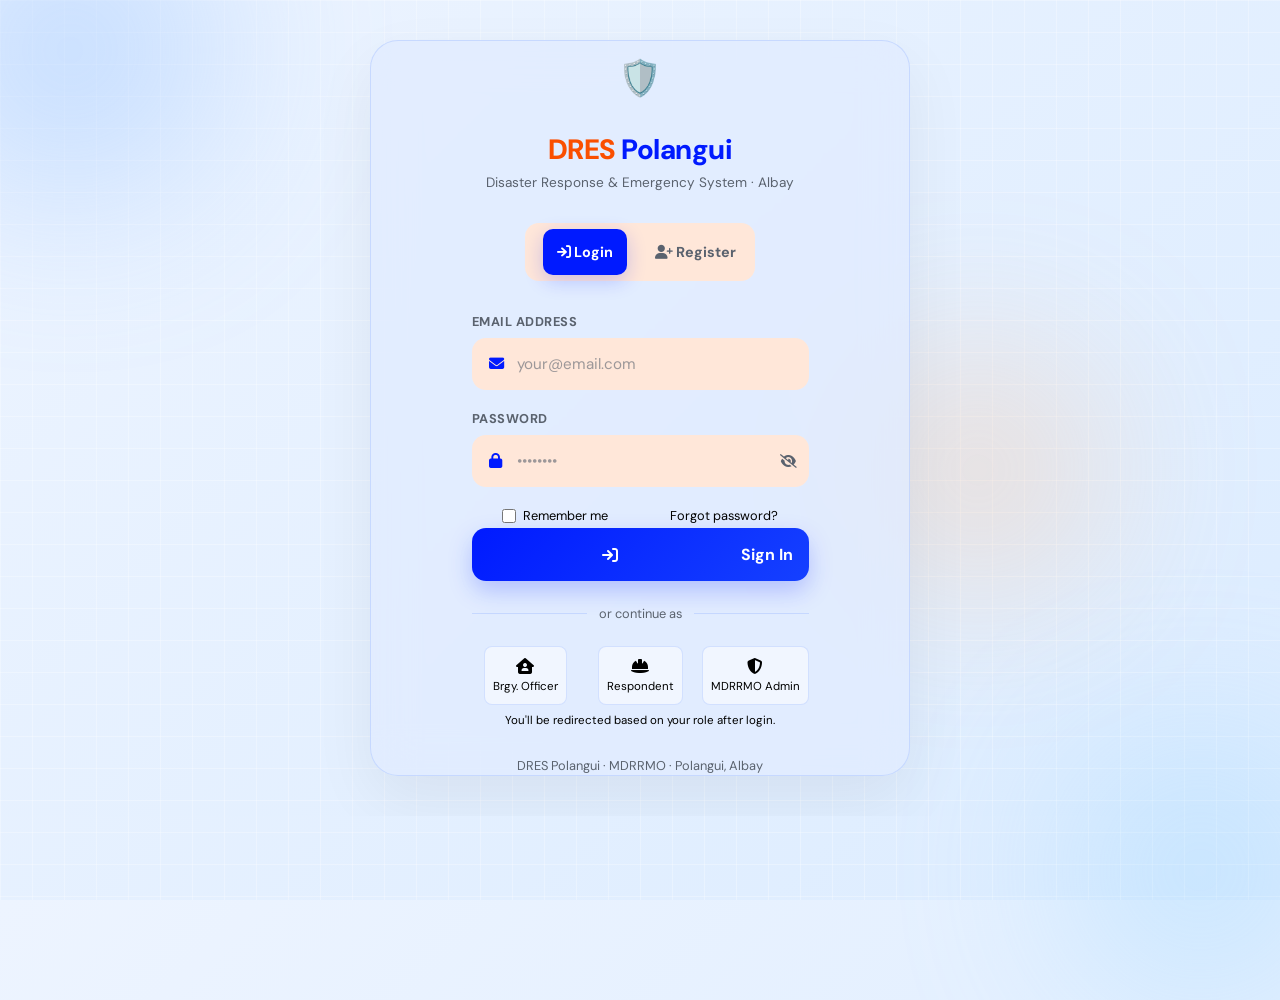
<file: frontend/index.html>
<!doctype html>
<html lang="en">
  <head>
    <meta charset="UTF-8" />
    <meta
      name="viewport"
      content="width=device-width,initial-scale=1,maximum-scale=1,user-scalable=no"
    />
    <title>DRES Polangui — Access Portal</title>
    <link rel="preconnect" href="https://fonts.googleapis.com" />
    <link
      href="https://fonts.googleapis.com/css2?family=Syne:wght@400;500;600;700;800&family=DM+Sans:ital,opsz,wght@0,9..40,300;0,9..40,400;0,9..40,500;0,9..40,600;1,9..40,400&display=swap"
      rel="stylesheet"
    />
    <link
      rel="stylesheet"
      href="https://cdnjs.cloudflare.com/ajax/libs/font-awesome/6.5.0/css/all.min.css"
    />
    <link rel="stylesheet" href="style.css" />
  </head>
  <body>
    <div class="bg">
      <div class="bg-grid"></div>
      <div class="bg-orb orb1"></div>
      <div class="bg-orb orb2"></div>
      <div class="bg-orb orb3"></div>
    </div>

    <div class="card">
      <div class="logo-block">
        <div class="logo-seal">🛡️</div>
        <div class="logo-title">DRES <span>Polangui</span></div>
        <div class="logo-sub">Disaster Response & Emergency System · Albay</div>
      </div>

      <!-- TABS -->
      <div class="tabs">
        <button class="tab-btn active" onclick="switchTab('login')">
          <i class="fa-solid fa-arrow-right-to-bracket"></i> Login
        </button>
        <button class="tab-btn" onclick="switchTab('register')">
          <i class="fa-solid fa-user-plus"></i> Register
        </button>
      </div>

      <!-- ALERT -->
      <div class="alert" id="authAlert"></div>

      <!-- ═══════════════════ LOGIN PANEL ═══════════════════ -->
      <div class="panel active" id="panel-login">
        <div class="form-group">
          <label class="form-label">Email Address</label>
          <div class="input-wrap">
            <i class="fa-solid fa-envelope fi"></i>
            <input
              class="form-input"
              id="loginEmail"
              type="email"
              placeholder="your@email.com"
            />
          </div>
        </div>
        <div class="form-group">
          <label class="form-label">Password</label>
          <div class="pw-wrap">
            <div class="input-wrap">
              <i class="fa-solid fa-lock fi"></i>
              <input
                class="form-input"
                id="loginPassword"
                type="password"
                placeholder="••••••••"
                style="padding-right: 2.5rem"
                onkeypress="if (event.key === 'Enter') doLogin();"
              />
            </div>
            <button
              class="pw-eye"
              style="
                right: 0.7rem;
                top: 50%;
                transform: translateY(-50%);
                position: absolute;
              "
              onclick="togglePw('loginPassword', this)"
            >
              <i class="fa-solid fa-eye-slash"></i>
            </button>
          </div>
        </div>

        <div
          style="
            display: flex;
            justify-content: space-between;
            align-items: center;
            margin-bottom: 0.25rem;
          "
        >
          <label
            style="
              display: flex;
              align-items: center;
              gap: 0.45rem;
              cursor: pointer;
              font-size: 0.8rem;
              color: var(--text2);
            "
          >
            <input
              type="checkbox"
              id="rememberMe"
              style="accent-color: var(--blue2); width: 14px; height: 14px"
            />
            Remember me
          </label>
          <a
            href="#"
            style="
              font-size: 0.8rem;
              color: var(--blue-lt);
              text-decoration: none;
            "
            onclick="showForgotPw(event)"
            >Forgot password?</a
          >
        </div>
        <button class="submit-btn blue" id="loginBtn" onclick="doLogin()">
          <i class="fa-solid fa-arrow-right-to-bracket"></i> Sign In
        </button>

        <div class="divider">or continue as</div>

        <!-- Quick role login hints -->
        <div
          style="
            display: grid;
            grid-template-columns: 1fr 1fr 1fr;
            gap: 0.5rem;
            margin-bottom: 0.25rem;
          "
        >
          <div
            style="
              text-align: center;
              padding: 0.65rem 0.5rem;
              border-radius: 8px;
              border: 1px solid var(--border);
              background: var(--glass);
              font-size: 0.72rem;
              color: var(--blue-lt);
            "
          >
            <i
              class="fa-solid fa-house-user"
              style="display: block; font-size: 1rem; margin-bottom: 0.3rem"
            ></i>
            Brgy. Officer
          </div>
          <div
            style="
              text-align: center;
              padding: 0.65rem 0.5rem;
              border-radius: 8px;
              border: 1px solid var(--border);
              background: var(--glass);
              font-size: 0.72rem;
              color: var(--green);
            "
          >
            <i
              class="fa-solid fa-helmet-safety"
              style="display: block; font-size: 1rem; margin-bottom: 0.3rem"
            ></i>
            Respondent
          </div>
          <div
            style="
              text-align: center;
              padding: 0.65rem 0.5rem;
              border-radius: 8px;
              border: 1px solid var(--border);
              background: var(--glass);
              font-size: 0.72rem;
              color: var(--gold);
            "
          >
            <i
              class="fa-solid fa-shield-halved"
              style="display: block; font-size: 1rem; margin-bottom: 0.3rem"
            ></i>
            MDRRMO Admin
          </div>
        </div>
        <p
          style="
            text-align: center;
            font-size: 0.72rem;
            color: var(--text3);
            margin-top: 0.5rem;
          "
        >
          You'll be redirected based on your role after login.
        </p>
      </div>

      <!-- ═══════════════════ REGISTER PANEL ═══════════════════ -->
      <div class="panel" id="panel-register">
        <!-- STEP 1: Choose Role -->
        <div class="step active" id="reg-step1">
          <div class="role-selector-head">
            <div class="rsh-title">Select Your Account Type</div>
            <div class="rsh-sub">
              Choose the role that matches your position
            </div>
          </div>

          <div class="role-cards">
            <!-- Barangay Officer -->
            <div
              class="role-card brgy"
              id="rc-brgy"
              onclick="selectRole('brgy')"
            >
              <div class="rc-icon brgy">
                <i class="fa-solid fa-house-user"></i>
              </div>
              <div class="rc-info">
                <div class="rc-name">Barangay Officer / Personnel</div>
                <div class="rc-desc">
                  Designated disaster response officer in a barangay. Files
                  incident reports to MDRRMO.
                </div>
              </div>
              <span class="rc-badge brgy">BRGY</span>
              <div class="rc-check"><i class="fa-solid fa-check"></i></div>
            </div>

            <!-- Respondent -->
            <div
              class="role-card resp"
              id="rc-resp"
              onclick="selectRole('resp')"
            >
              <div class="rc-icon resp">
                <i class="fa-solid fa-helmet-safety"></i>
              </div>
              <div class="rc-info">
                <div class="rc-name">Respondent / Field Personnel</div>
                <div class="rc-desc">
                  MDRRMO field responder. Receives dispatched reports, updates
                  status on the ground.
                </div>
              </div>
              <span class="rc-badge resp">RESP</span>
              <div class="rc-check"><i class="fa-solid fa-check"></i></div>
            </div>

            <!-- Admin -->
            <div
              class="role-card admin"
              id="rc-admin"
              onclick="selectRole('admin')"
            >
              <div class="rc-icon admin">
                <i class="fa-solid fa-shield-halved"></i>
              </div>
              <div class="rc-info">
                <div class="rc-name">MDRRMO Administrator</div>
                <div class="rc-desc">
                  MDRRMO office administrator. Manages all reports, dispatches,
                  and system oversight.
                </div>
              </div>
              <span class="rc-badge admin">ADMIN</span>
              <div class="rc-check"><i class="fa-solid fa-check"></i></div>
            </div>
          </div>

          <div class="admin-note" id="adminNote">
            <i
              class="fa-solid fa-triangle-exclamation"
              style="flex-shrink: 0; margin-top: 0.1rem"
            ></i>
            <span
              >Admin accounts require verification by MDRRMO Polangui. You'll
              receive a confirmation before access is granted.</span
            >
          </div>

          <button
            class="submit-btn blue"
            id="step1Btn"
            onclick="goStep2()"
            style="margin-top: 1rem"
          >
            Continue <i class="fa-solid fa-arrow-right"></i>
          </button>
        </div>

        <!-- STEP 2: Fill Details -->
        <div class="step" id="reg-step2">
          <!-- Role indicator pill -->
          <div class="role-indicator" id="roleIndicator">
            <i class="fa-solid fa-circle-dot"></i>
            <span id="roleIndicatorText">—</span>
            <button class="change-role-btn" onclick="goBackStep1()">
              Change role
            </button>
          </div>

          <!-- BRGY FIELDS -->
          <div id="fields-brgy" style="display: none">
            <div class="form-group">
              <label class="form-label"
                >Full Name <span class="req">*</span></label
              >
              <div class="input-wrap">
                <i class="fa-solid fa-user fi"></i>
                <input
                  class="form-input"
                  id="brgy-name"
                  type="text"
                  placeholder="Juan dela Cruz"
                />
              </div>
            </div>
            <div class="form-row-2">
              <div class="form-group">
                <label class="form-label"
                  >Position <span class="req">*</span></label
                >
                <select
                  class="form-select"
                  id="brgy-position"
                  style="padding-left: 0.85rem"
                >
                  <option value="">— Select —</option>
                  <option>Barangay Captain</option>
                  <option>Barangay Kagawad</option>
                  <option>BDRRMC Coordinator</option>
                  <option>Barangay Tanod</option>
                  <option>BHW / Health Worker</option>
                  <option>Evacuation Manager</option>
                  <option>Damage Assessment Officer</option>
                  <option>Other Personnel</option>
                </select>
              </div>
              <div class="form-group">
                <label class="form-label"
                  >Barangay <span class="req">*</span></label
                >
                <select
                  class="form-select"
                  id="brgy-barangay"
                  style="padding-left: 0.85rem"
                >
                  <option value="">— Select —</option>
                  <option>Agos</option>
                  <option>Alnay</option>
                  <option>Alomon</option>
                  <option>Amoguis</option>
                  <option>Anopol</option>
                  <option>Apad</option>
                  <option>Balaba</option>
                  <option>Balangibang</option>
                  <option>Balinad</option>
                  <option>Basud</option>
                  <option>Binagbangan</option>
                  <option>Buyo</option>
                  <option>Centro Occidental</option>
                  <option>Centro Oriental</option>
                  <option>Cepres</option>
                  <option>Cotmon</option>
                  <option>Cotnogan</option>
                  <option>Danao</option>
                  <option>Gabon</option>
                  <option>Gamot</option>
                  <option>Itaran</option>
                  <option>Kinale</option>
                  <option>Kinuartilan</option>
                  <option>La Medalla</option>
                  <option>La Purisima</option>
                  <option>Lanigay</option>
                  <option>Lidong</option>
                  <option>Lourdes</option>
                  <option>Magpanambo</option>
                  <option>Magurang</option>
                  <option>Matacon</option>
                  <option>Maynaga</option>
                  <option>Maysua</option>
                  <option>Mendez</option>
                  <option>Napo</option>
                  <option>Pinagdapugan</option>
                  <option>Ponso</option>
                  <option>Salvacion</option>
                  <option>San Roque</option>
                  <option>Santa Cruz</option>
                  <option>Santa Teresita</option>
                  <option>Santicon</option>
                  <option>Sugcad</option>
                  <option>Ubaliw</option>
                </select>
              </div>
            </div>
            <div class="form-group">
              <label class="form-label"
                >Contact Number <span class="req">*</span></label
              >
              <div class="input-wrap">
                <i class="fa-solid fa-phone fi"></i>
                <input
                  class="form-input"
                  id="brgy-contact"
                  type="tel"
                  placeholder="09XX-XXX-XXXX"
                />
              </div>
            </div>
            <div class="form-group">
              <label class="form-label"
                >Email Address <span class="req">*</span></label
              >
              <div class="input-wrap">
                <i class="fa-solid fa-envelope fi"></i>
                <input
                  class="form-input"
                  id="brgy-email"
                  type="email"
                  placeholder="officer@brgy.polangui.gov.ph"
                />
              </div>
            </div>
          </div>

          <!-- RESPONDENT FIELDS -->
          <div id="fields-resp" style="display: none">
            <div class="form-group">
              <label class="form-label"
                >Full Name <span class="req">*</span></label
              >
              <div class="input-wrap">
                <i class="fa-solid fa-user fi"></i>
                <input
                  class="form-input"
                  id="resp-name"
                  type="text"
                  placeholder="Juan dela Cruz"
                />
              </div>
            </div>
            <div class="form-row-2">
              <div class="form-group">
                <label class="form-label"
                  >Team / Unit <span class="req">*</span></label
                >
                <select
                  class="form-select"
                  id="resp-team"
                  style="padding-left: 0.85rem"
                >
                  <option value="">— Select —</option>
                  <option>MDRRMO Response Team</option>
                  <option>BFP Fire Team</option>
                  <option>PNP Police Unit</option>
                  <option>Rural Health Unit</option>
                  <option>Philippine Red Cross</option>
                  <option>CDRRMO Support</option>
                  <option>Volunteer Rescue Team</option>
                  <option>Other</option>
                </select>
              </div>
              <div class="form-group">
                <label class="form-label">Personnel ID</label>
                <div class="input-wrap">
                  <i class="fa-solid fa-id-badge fi"></i>
                  <input
                    class="form-input"
                    id="resp-id"
                    type="text"
                    placeholder="e.g. MDRRMO-001"
                  />
                </div>
              </div>
            </div>
            <div class="form-group">
              <label class="form-label"
                >Contact Number <span class="req">*</span></label
              >
              <div class="input-wrap">
                <i class="fa-solid fa-phone fi"></i>
                <input
                  class="form-input"
                  id="resp-contact"
                  type="tel"
                  placeholder="09XX-XXX-XXXX"
                />
              </div>
            </div>
            <div class="form-group">
              <label class="form-label"
                >Email Address <span class="req">*</span></label
              >
              <div class="input-wrap">
                <i class="fa-solid fa-envelope fi"></i>
                <input
                  class="form-input"
                  id="resp-email"
                  type="email"
                  placeholder="responder@mdrrmo.polangui.gov.ph"
                />
              </div>
            </div>
          </div>

          <!-- ADMIN FIELDS -->
          <div id="fields-admin" style="display: none">
            <div class="form-group">
              <label class="form-label"
                >Full Name <span class="req">*</span></label
              >
              <div class="input-wrap">
                <i class="fa-solid fa-user fi"></i>
                <input
                  class="form-input"
                  id="admin-name"
                  type="text"
                  placeholder="Juan dela Cruz"
                />
              </div>
            </div>
            <div class="form-row-2">
              <div class="form-group">
                <label class="form-label"
                  >Designation <span class="req">*</span></label
                >
                <select
                  class="form-select"
                  id="admin-designation"
                  style="padding-left: 0.85rem"
                >
                  <option value="">— Select —</option>
                  <option>MDRRMO Head</option>
                  <option>Operations Officer</option>
                  <option>Plans Officer</option>
                  <option>Warning & Comm. Officer</option>
                  <option>Admin & Finance Officer</option>
                  <option>System Administrator</option>
                </select>
              </div>
              <div class="form-group">
                <label class="form-label"
                  >Office ID <span class="req">*</span></label
                >
                <div class="input-wrap">
                  <i class="fa-solid fa-id-card fi"></i>
                  <input
                    class="form-input"
                    id="admin-officeid"
                    type="text"
                    placeholder="MDRRMO-ADM-XXX"
                  />
                </div>
              </div>
            </div>
            <div class="form-group">
              <label class="form-label"
                >Official Email <span class="req">*</span></label
              >
              <div class="input-wrap">
                <i class="fa-solid fa-envelope fi"></i>
                <input
                  class="form-input"
                  id="admin-email"
                  type="email"
                  placeholder="admin@mdrrmo.polangui.gov.ph"
                />
              </div>
            </div>
            <div class="form-group">
              <label class="form-label"
                >Contact Number <span class="req">*</span></label
              >
              <div class="input-wrap">
                <i class="fa-solid fa-phone fi"></i>
                <input
                  class="form-input"
                  id="admin-contact"
                  type="tel"
                  placeholder="09XX-XXX-XXXX"
                />
              </div>
            </div>
            <div
              style="
                padding: 0.75rem 0.85rem;
                background: rgba(245, 197, 24, 0.07);
                border: 1px solid rgba(245, 197, 24, 0.2);
                border-radius: 8px;
                font-size: 0.77rem;
                color: rgba(245, 197, 24, 0.8);
                margin-bottom: 1rem;
                line-height: 1.5;
              "
            >
              <i class="fa-solid fa-lock" style="margin-right: 0.4rem"></i>
              Admin accounts require manual approval by MDRRMO. You will be
              contacted for verification before access is activated.
            </div>
          </div>

          <!-- SHARED PASSWORD FIELDS -->
          <div class="form-group">
            <label class="form-label"
              >Password <span class="req">*</span></label
            >
            <div class="pw-wrap" style="position: relative">
              <div class="input-wrap">
                <i class="fa-solid fa-lock fi"></i>
                <input
                  class="form-input"
                  id="reg-password"
                  type="password"
                  placeholder="Min. 8 characters"
                  style="padding-right: 2.5rem"
                />
              </div>
              <button
                class="pw-eye"
                style="
                  right: 0.7rem;
                  top: 50%;
                  transform: translateY(-50%);
                  position: absolute;
                "
                onclick="togglePw('reg-password', this)"
              >
                <i class="fa-solid fa-eye-slash"></i>
              </button>
            </div>
            <div id="pwStrength" style="margin-top: 0.35rem; display: none">
              <div
                style="
                  height: 3px;
                  border-radius: 2px;
                  background: var(--border);
                  overflow: hidden;
                "
              >
                <div
                  id="pwBar"
                  style="
                    height: 100%;
                    width: 0;
                    border-radius: 2px;
                    transition:
                      width 0.3s,
                      background 0.3s;
                  "
                ></div>
              </div>
              <div
                id="pwLabel"
                style="
                  font-size: 0.7rem;
                  color: var(--text3);
                  margin-top: 0.25rem;
                "
              ></div>
            </div>
          </div>
          <div class="form-group">
            <label class="form-label"
              >Confirm Password <span class="req">*</span></label
            >
            <div class="pw-wrap" style="position: relative">
              <div class="input-wrap">
                <i class="fa-solid fa-lock fi"></i>
                <input
                  class="form-input"
                  id="reg-confirm"
                  type="password"
                  placeholder="Repeat password"
                  style="padding-right: 2.5rem"
                  onkeypress="if (event.key === 'Enter') doRegister();"
                />
              </div>
              <button
                class="pw-eye"
                style="
                  right: 0.7rem;
                  top: 50%;
                  transform: translateY(-50%);
                  position: absolute;
                "
                onclick="togglePw('reg-confirm', this)"
              >
                <i class="fa-solid fa-eye-slash"></i>
              </button>
            </div>
          </div>

          <button
            class="submit-btn blue"
            id="registerBtn"
            onclick="doRegister()"
          >
            <i class="fa-solid fa-user-plus"></i>
            <span id="regBtnText">Create Account</span>
          </button>
        </div>
      </div>
      <!-- /panel-register -->

      <div class="auth-footer">DRES Polangui · MDRRMO · Polangui, Albay</div>
    </div>

    <script>
      const API = "";
      let selectedRole = null; // 'brgy' | 'resp' | 'admin'
      let currentRegStep = 1;

      /* ── TABS ── */
      function switchTab(tab) {
        document
          .querySelectorAll(".tab-btn")
          .forEach((b, i) =>
            b.classList.toggle(
              "active",
              (i === 0 && tab === "login") || (i === 1 && tab === "register"),
            ),
          );
        document
          .getElementById("panel-login")
          .classList.toggle("active", tab === "login");
        document
          .getElementById("panel-register")
          .classList.toggle("active", tab === "register");
        hideAlert();
        // Always reset register back to step 1 when switching to register tab
        if (tab === "register" && currentRegStep === 2) {
          goBackStep1();
        }
      }

      /* ── PW TOGGLE ── */
      function togglePw(id, btn) {
        const inp = document.getElementById(id);
        const icon = btn.querySelector("i");
        if (inp.type === "password") {
          inp.type = "text";
          icon.className = "fa-solid fa-eye";
        } else {
          inp.type = "password";
          icon.className = "fa-solid fa-eye-slash";
        }
      }

      /* ── ALERT ── */
      function showAlert(msg, type = "error") {
        const el = document.getElementById("authAlert");
        el.innerHTML =
          '<i class="fa-solid fa-' +
          (type === "error"
            ? "circle-exclamation"
            : type === "success"
              ? "circle-check"
              : "circle-info") +
          '"></i> ' +
          msg;
        el.className = `alert show ${type}`;
        el.scrollIntoView({ behavior: "smooth", block: "nearest" });
      }
      function hideAlert() {
        document.getElementById("authAlert").className = "alert";
      }

      /* ── ROLE SELECT ── */
      function selectRole(role) {
        selectedRole = role;
        document.querySelectorAll(".role-card").forEach((c) => {
          c.classList.remove("selected");
        });
        document.getElementById("rc-" + role).classList.add("selected");
        // Admin note
        const note = document.getElementById("adminNote");
        note.classList.toggle("show", role === "admin");
        // Update continue btn color
        const btn = document.getElementById("step1Btn");
        btn.className =
          "submit-btn " +
          (role === "brgy" ? "blue" : role === "resp" ? "green" : "gold");
        hideAlert();
      }

      /* ── STEP NAV ── */
      function goStep2() {
        if (!selectedRole) {
          showAlert("Please select an account type to continue.", "error");
          return;
        }
        hideAlert();
        // Show step2
        document.getElementById("reg-step1").classList.remove("active");
        document.getElementById("reg-step2").classList.add("active");
        currentRegStep = 2;
        // Set role indicator
        const map = {
          brgy: {
            cls: "brgy",
            icon: "fa-house-user",
            text: "Barangay Officer / Personnel",
          },
          resp: {
            cls: "resp",
            icon: "fa-helmet-safety",
            text: "Respondent / Field Personnel",
          },
          admin: {
            cls: "admin",
            icon: "fa-shield-halved",
            text: "MDRRMO Administrator",
          },
        };
        const m = map[selectedRole];
        const ind = document.getElementById("roleIndicator");
        ind.className = "role-indicator " + m.cls;
        ind.querySelector("i").className = "fa-solid " + m.icon;
        document.getElementById("roleIndicatorText").textContent = m.text;
        // Show correct fields
        ["brgy", "resp", "admin"].forEach(
          (r) =>
            (document.getElementById("fields-" + r).style.display =
              r === selectedRole ? "block" : "none"),
        );
        // Update register btn
        const rBtn = document.getElementById("registerBtn");
        rBtn.className =
          "submit-btn " +
          (selectedRole === "brgy"
            ? "blue"
            : selectedRole === "resp"
              ? "green"
              : "gold");
        document.getElementById("regBtnText").textContent =
          selectedRole === "admin" ? "Submit for Approval" : "Create Account";
        // PW strength + field validators
        document
          .getElementById("reg-password")
          .addEventListener("input", updatePwStrength);
        document.getElementById("pwStrength").style.display = "block";
        initFieldValidators(selectedRole);
      }

      function goBackStep1() {
        document.getElementById("reg-step2").classList.remove("active");
        document.getElementById("reg-step1").classList.add("active");
        currentRegStep = 1;
        hideAlert();
      }

      /* ── PW STRENGTH ── */
      function updatePwStrength() {
        const pw = document.getElementById("reg-password").value;
        let score = 0;
        if (pw.length >= 8) score++;
        if (/[A-Z]/.test(pw)) score++;
        if (/[0-9]/.test(pw)) score++;
        if (/[^A-Za-z0-9]/.test(pw)) score++;
        const bar = document.getElementById("pwBar");
        const lbl = document.getElementById("pwLabel");
        const levels = [
          { w: "25%", bg: "#e03030", t: "Weak" },
          { w: "50%", bg: "#e8821a", t: "Fair" },
          { w: "75%", bg: "#f5c518", t: "Good" },
          { w: "100%", bg: "#16c55e", t: "Strong" },
        ];
        const l = levels[Math.min(score, 4) - 1] || levels[0];
        bar.style.width = pw ? l.w : "0";
        bar.style.background = l.bg;
        lbl.textContent = pw ? l.t : "";
        lbl.style.color = pw ? l.bg : "var(--text3)";
      }

      /* ── HELPERS ── */
      function getField(id) {
        const el = document.getElementById(id);
        return el ? el.value.trim() : "";
      }

      function isValidEmail(v) {
        return /^[^\s@]+@[^\s@]+\.[^\s@]+$/.test(v);
      }
      function isValidPhone(v) {
        return /^(09|\+639)\d{9}$/.test(v.replace(/[-\s]/g, ""));
      }

      /* ── FIELD VALIDATION HELPERS ── */
      function setFieldError(id, msg) {
        const el = document.getElementById(id);
        if (!el) return;
        el.style.borderColor = "rgba(224,48,48,0.6)";
        el.style.boxShadow = "0 0 0 3px rgba(224,48,48,0.12)";
        let hint = el.parentElement.querySelector(".field-hint");
        if (!hint) {
          // go up one if wrapped in input-wrap
          hint = el.closest(".form-group")?.querySelector(".field-hint");
        }
        if (!hint) {
          hint = document.createElement("div");
          hint.className = "field-hint";
          hint.style.cssText =
            "font-size:0.71rem;margin-top:0.3rem;display:flex;align-items:center;gap:0.3rem;";
          const wrap =
            el.closest(".pw-wrap") ||
            el.closest(".input-wrap") ||
            el.parentElement;
          wrap.insertAdjacentElement("afterend", hint);
        }
        hint.innerHTML =
          '<i class="fa-solid fa-circle-exclamation" style="color:#e03030;font-size:0.68rem"></i><span style="color:rgba(224,48,48,0.85)">' +
          msg +
          "</span>";
      }
      function clearFieldError(id) {
        const el = document.getElementById(id);
        if (!el) return;
        el.style.borderColor = "";
        el.style.boxShadow = "";
        const group = el.closest(".form-group");
        if (group) {
          const h = group.querySelector(".field-hint");
          if (h) h.remove();
        }
      }
      function setFieldOk(id) {
        const el = document.getElementById(id);
        if (!el || !el.value.trim()) return;
        el.style.borderColor = "rgba(22,197,94,0.5)";
        el.style.boxShadow = "0 0 0 3px rgba(22,197,94,0.1)";
        const group = el.closest(".form-group");
        if (group) {
          const h = group.querySelector(".field-hint");
          if (h) h.remove();
        }
      }

      /* ── PHONE AUTO-FORMATTER ── */
      function attachPhoneFormatter(id) {
        const el = document.getElementById(id);
        if (!el) return;
        el.addEventListener("input", function () {
          let v = this.value.replace(/\D/g, "");
          if (v.startsWith("63")) v = "0" + v.slice(2);
          if (v.length > 11) v = v.slice(0, 11);
          if (v.length > 7)
            this.value = v.slice(0, 4) + "-" + v.slice(4, 7) + "-" + v.slice(7);
          else if (v.length > 4) this.value = v.slice(0, 4) + "-" + v.slice(4);
          else this.value = v;
        });
        el.addEventListener("blur", function () {
          const raw = this.value.replace(/[-\s]/g, "");
          if (this.value && !isValidPhone(raw))
            setFieldError(id, "Enter a valid PH mobile number (09XX-XXX-XXXX)");
          else if (this.value) setFieldOk(id);
        });
      }

      /* ── EMAIL VALIDATOR (blur) ── */
      function attachEmailValidator(id) {
        const el = document.getElementById(id);
        if (!el) return;
        el.addEventListener("blur", function () {
          if (this.value && !isValidEmail(this.value.trim()))
            setFieldError(id, "Enter a valid email address");
          else if (this.value.trim()) setFieldOk(id);
        });
        el.addEventListener("input", function () {
          if (isValidEmail(this.value.trim())) setFieldOk(id);
        });
      }

      /* ── TEXT FIELD BLUR VALIDATOR ── */
      function attachRequiredValidator(id, msg) {
        const el = document.getElementById(id);
        if (!el) return;
        el.addEventListener("blur", function () {
          if (!this.value.trim()) setFieldError(id, msg);
          else setFieldOk(id);
        });
        el.addEventListener("input", function () {
          if (this.value.trim()) clearFieldError(id);
        });
      }

      /* ── SELECT BLUR VALIDATOR ── */
      function attachSelectValidator(id, msg) {
        const el = document.getElementById(id);
        if (!el) return;
        el.addEventListener("change", function () {
          if (!this.value) setFieldError(id, msg);
          else setFieldOk(id);
        });
      }

      /* ── CONFIRM PASSWORD MATCH ── */
      function attachConfirmMatch() {
        const confirm = document.getElementById("reg-confirm");
        const pw = document.getElementById("reg-password");
        if (!confirm || !pw) return;
        function check() {
          if (!confirm.value) return;
          if (confirm.value !== pw.value) {
            confirm.style.borderColor = "rgba(224,48,48,0.6)";
            confirm.style.boxShadow = "0 0 0 3px rgba(224,48,48,0.12)";
            let hint = confirm
              .closest(".form-group")
              ?.querySelector(".field-hint");
            if (!hint) {
              hint = document.createElement("div");
              hint.className = "field-hint";
              hint.style.cssText =
                "font-size:0.71rem;margin-top:0.3rem;display:flex;align-items:center;gap:0.3rem;";
              const wrap = confirm.closest(".pw-wrap") || confirm.parentElement;
              wrap.insertAdjacentElement("afterend", hint);
            }
            hint.innerHTML =
              '<i class="fa-solid fa-circle-xmark" style="color:#e03030;font-size:0.68rem"></i><span style="color:rgba(224,48,48,0.85)">Passwords do not match</span>';
          } else {
            confirm.style.borderColor = "rgba(22,197,94,0.5)";
            confirm.style.boxShadow = "0 0 0 3px rgba(22,197,94,0.1)";
            let hint = confirm
              .closest(".form-group")
              ?.querySelector(".field-hint");
            if (!hint) {
              hint = document.createElement("div");
              hint.className = "field-hint";
              hint.style.cssText =
                "font-size:0.71rem;margin-top:0.3rem;display:flex;align-items:center;gap:0.3rem;";
              const wrap = confirm.closest(".pw-wrap") || confirm.parentElement;
              wrap.insertAdjacentElement("afterend", hint);
            }
            hint.innerHTML =
              '<i class="fa-solid fa-circle-check" style="color:#16c55e;font-size:0.68rem"></i><span style="color:rgba(22,197,94,0.85)">Passwords match</span>';
          }
        }
        confirm.addEventListener("input", check);
        pw.addEventListener("input", function () {
          if (confirm.value) check();
        });
      }

      /* ── INIT VALIDATORS AFTER ROLE FIELDS SHOWN ── */
      function initFieldValidators(role) {
        if (role === "brgy") {
          attachRequiredValidator("brgy-name", "Full name is required");
          attachSelectValidator("brgy-position", "Please select your position");
          attachSelectValidator("brgy-barangay", "Please select your barangay");
          attachPhoneFormatter("brgy-contact");
          attachEmailValidator("brgy-email");
        } else if (role === "resp") {
          attachRequiredValidator("resp-name", "Full name is required");
          attachSelectValidator("resp-team", "Please select your team/unit");
          attachPhoneFormatter("resp-contact");
          attachEmailValidator("resp-email");
        } else {
          attachRequiredValidator("admin-name", "Full name is required");
          attachSelectValidator(
            "admin-designation",
            "Please select your designation",
          );
          attachRequiredValidator("admin-officeid", "Office ID is required");
          attachPhoneFormatter("admin-contact");
          attachEmailValidator("admin-email");
        }
        attachConfirmMatch();
      }

      /* ── REMEMBER ME — restore saved email on page load ── */
      window.addEventListener("DOMContentLoaded", function () {
        const saved = localStorage.getItem("dres_remembered_email");
        if (saved) {
          document.getElementById("loginEmail").value = saved;
          document.getElementById("rememberMe").checked = true;
        }
        // Enter key on email field triggers login
        document
          .getElementById("loginEmail")
          .addEventListener("keypress", function (e) {
            if (e.key === "Enter")
              document.getElementById("loginPassword").focus();
          });
      });

      /* ── LOGIN ── */
      async function doLogin() {
        const email = getField("loginEmail");
        const password = document.getElementById("loginPassword").value;
        if (!email) {
          setFieldError("loginEmail", "Email is required");
          return;
        }
        if (!isValidEmail(email)) {
          setFieldError("loginEmail", "Enter a valid email address");
          return;
        }
        if (!password) {
          showAlert("Please enter your password.");
          return;
        }
        const btn = document.getElementById("loginBtn");
        btn.disabled = true;
        btn.innerHTML =
          '<i class="fa-solid fa-spinner fa-spin"></i> Signing in...';
        hideAlert();
        // Handle remember me
        const remember = document.getElementById("rememberMe")?.checked;
        if (remember) localStorage.setItem("dres_remembered_email", email);
        else localStorage.removeItem("dres_remembered_email");
        try {
          const res = await fetch(`${API}/api/auth/login`, {
            method: "POST",
            headers: { "Content-Type": "application/json" },
            body: JSON.stringify({ email, password }),
          });
          const data = await res.json();
          if (!res.ok) {
            showAlert(data.detail || "Invalid email or password.");
            return;
          }
          const u = data.data;
          sessionStorage.setItem("user_id", u.user_id);
          sessionStorage.setItem("user_name", u.name);
          sessionStorage.setItem("user_email", u.email);
          sessionStorage.setItem("token", u.token);
          sessionStorage.setItem("role", u.role);
          const dest =
            {
              brgy_officer: "/brgy/dashboard.html",
              respondent: "/respondent/dashboard.html",
              admin: "/admin/dashboard.html",
            }[u.role] || "/dashboard.html";
          showAlert("Welcome, " + u.name + "! Redirecting...", "success");
          setTimeout(() => {
            window.location.href = dest;
          }, 1200);
        } catch (e) {
          showAlert("Cannot reach server. Make sure the backend is running.");
        } finally {
          btn.disabled = false;
          btn.innerHTML =
            '<i class="fa-solid fa-arrow-right-to-bracket"></i> Sign In';
        }
      }

      /* ── FORGOT PASSWORD ── */
      function showForgotPw(e) {
        e.preventDefault();
        const email = getField("loginEmail");
        if (!email || !isValidEmail(email)) {
          setFieldError(
            "loginEmail",
            "Enter your email above first, then click Forgot password",
          );
          document.getElementById("loginEmail").focus();
          return;
        }
        showAlert(
          "If <strong>" +
            email +
            "</strong> is registered, a reset link will be sent. Please contact your MDRRMO admin if you need immediate access.",
          "info",
        );
        // Uncomment and wire to your backend:
        // fetch(`${API}/api/auth/forgot-password`, { method:'POST', headers:{'Content-Type':'application/json'}, body: JSON.stringify({email}) });
      }

      /* ── REGISTER ── */
      async function doRegister() {
        if (!selectedRole) {
          showAlert("No role selected.");
          return;
        }
        let name,
          email,
          password,
          confirm,
          extra = {};
        const pw = document.getElementById("reg-password").value;
        confirm = document.getElementById("reg-confirm").value;
        if (selectedRole === "brgy") {
          name = getField("brgy-name");
          email = getField("brgy-email");
          const pos = getField("brgy-position"),
            brgy = getField("brgy-barangay"),
            contact = getField("brgy-contact");
          if (!name) {
            showAlert("Please enter your full name.");
            return;
          }
          if (!pos) {
            showAlert("Please select your position.");
            return;
          }
          if (!brgy) {
            showAlert("Please select your barangay.");
            return;
          }
          if (!contact) {
            showAlert("Please enter your contact number.");
            return;
          }
          extra = { position: pos, barangay: brgy, contact };
        } else if (selectedRole === "resp") {
          name = getField("resp-name");
          email = getField("resp-email");
          const team = getField("resp-team"),
            contact = getField("resp-contact"),
            pid = getField("resp-id");
          if (!name) {
            showAlert("Please enter your full name.");
            return;
          }
          if (!team) {
            showAlert("Please select your team/unit.");
            return;
          }
          if (!contact) {
            showAlert("Please enter your contact number.");
            return;
          }
          extra = { team, contact, personnel_id: pid };
        } else {
          name = getField("admin-name");
          email = getField("admin-email");
          const des = getField("admin-designation"),
            oid = getField("admin-officeid"),
            contact = getField("admin-contact");
          if (!name) {
            showAlert("Please enter your full name.");
            return;
          }
          if (!des) {
            showAlert("Please select your designation.");
            return;
          }
          if (!oid) {
            showAlert("Please enter your Office ID.");
            return;
          }
          if (!contact) {
            showAlert("Please enter your contact number.");
            return;
          }
          extra = { designation: des, office_id: oid, contact };
        }
        if (!email) {
          showAlert("Please enter your email address.");
          return;
        }
        if (!pw || pw.length < 8) {
          showAlert("Password must be at least 8 characters.");
          return;
        }
        if (pw !== confirm) {
          showAlert("Passwords do not match.");
          return;
        }
        password = pw;
        const btn = document.getElementById("registerBtn");
        btn.disabled = true;
        btn.innerHTML =
          '<i class="fa-solid fa-spinner fa-spin"></i> Processing...';
        hideAlert();
        try {
          const res = await fetch(`${API}/api/auth/register`, {
            method: "POST",
            headers: { "Content-Type": "application/json" },
            body: JSON.stringify({
              name,
              email,
              password,
              role: selectedRole,
              ...extra,
            }),
          });
          const data = await res.json();
          if (!res.ok) {
            showAlert(data.detail || "Registration failed.");
            return;
          }
          if (selectedRole === "admin") {
            showAlert(
              "Application submitted! MDRRMO will contact you for verification.",
              "info",
            );
          } else {
            showAlert(
              "Account created successfully! Redirecting to login...",
              "success",
            );
            setTimeout(() => {
              goBackStep1();
              switchTab("login");
              document.getElementById("loginEmail").value = email;
            }, 1800);
          }
        } catch (e) {
          showAlert("Cannot reach server. Make sure the backend is running.");
        } finally {
          btn.disabled = false;
          const t =
            selectedRole === "admin" ? "Submit for Approval" : "Create Account";
          btn.innerHTML = '<i class="fa-solid fa-user-plus"></i> ' + t;
        }
      }
    </script>
  </body>
</html>
</file>
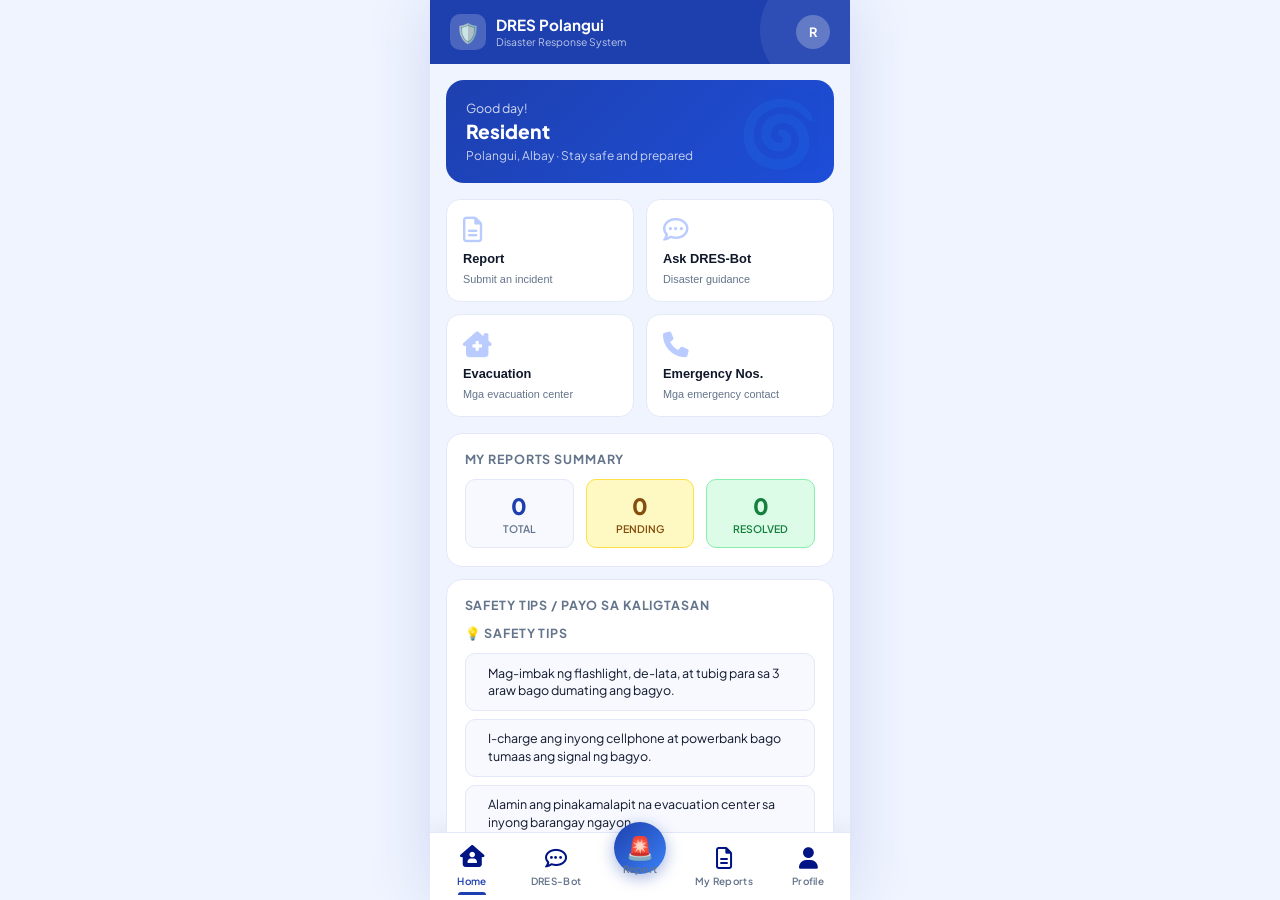
<file: frontend/resident/dashboard.html>
<!doctype html>
<html lang="en">
  <head>
    <meta charset="UTF-8" />
    <meta
      name="viewport"
      content="width=device-width, initial-scale=1.0, maximum-scale=1.0, user-scalable=no"
    />
    <title>DRES · Polangui</title>
    <link rel="preconnect" href="https://fonts.googleapis.com" />
    <link
      href="https://fonts.googleapis.com/css2?family=Plus+Jakarta+Sans:wght@300;400;500;600;700;800&display=swap"
      rel="stylesheet"
    />
    <link rel="stylesheet" href="https://cdnjs.cloudflare.com/ajax/libs/font-awesome/6.5.0/css/all.min.css">
    <link rel="stylesheet" href="dashboard.css" />
  </head>
  <body>
    <div class="shell">
      <!-- TOPBAR -->
      <div class="topbar">
        <div class="topbar-left">
          <div class="topbar-logo">🛡️</div>
          <div>
            <div class="topbar-title">DRES Polangui</div>
            <div class="topbar-sub">Disaster Response System</div>
          </div>
        </div>
        <div class="topbar-right">
          <div class="alert-chip" id="alertChip">SIGNAL #2</div>
          <div class="alert-chip" id="alertChip">⚠️ SIGNAL #</div>
          <div class="topbar-avatar" id="userAvatar">U</div>
        </div>
      </div>

      <!-- PAGES -->
      <div class="pages">
        <!-- HOME -->
        <div class="page active" id="page-home">
          <div class="page-pad">
            <div class="home-greeting">
              <div class="greet-hi">Good day!</div>
              <div class="greet-name" id="greetName">Resident</div>
              <div class="greet-sub">
                Polangui, Albay &middot; Stay safe and prepared
              </div>
            </div>
            <div class="quick-grid">
              <button class="quick-card" onclick="switchPage('report')">
                <span class="qc-icon"><i class="fa-regular fa-file-lines" style="color: rgb(186, 204, 255);"></i></span>
                <span class="qc-label">Report</span>
                <span class="qc-sub">Submit an incident</span>
              </button>
              <button class="quick-card" onclick="switchPage('chat')">
                <span class="qc-icon"><i class="fa-regular fa-comment-dots" style="color: rgb(186, 204, 255);"></i></span>
                <span class="qc-label">Ask DRES-Bot</span>
                <span class="qc-sub">Disaster guidance</span>
              </button>
              <button
                class="quick-card"
                onclick="
                  quickChat('Saan ang mga evacuation center sa Polangui?')
                "
              >
                <span class="qc-icon"><i class="fa-solid fa-house-chimney-medical" style="color: rgb(186, 204, 255);"></i></span>
                <span class="qc-label">Evacuation</span>
                <span class="qc-sub">Mga evacuation center</span>
              </button>
              <button
                class="quick-card"
                onclick="
                  quickChat(
                    'Ano ang mga emergency contact numbers sa Polangui?',
                  )
                "
              >
                <span class="qc-icon"><i class="fa-solid fa-phone" style="color: rgb(186, 204, 255);"></i></span>
                <span class="qc-label">Emergency Nos.</span>
                <span class="qc-sub">Mga emergency contact</span>
              </button>
            </div>
            <div class="card" style="margin-bottom: 0.75rem">
              <div class="card-title">My Reports Summary</div>
              <div class="summary-row">
                <div class="summary-box">
                  <div class="summary-val" id="home-total">0</div>
                  <div class="summary-key">TOTAL</div>
                </div>
                <div class="summary-box warn">
                  <div class="summary-val" id="home-pending">0</div>
                  <div class="summary-key">PENDING</div>
                </div>
                <div class="summary-box success">
                  <div class="summary-val" id="home-resolved">0</div>
                  <div class="summary-key">RESOLVED</div>
                </div>
              </div>
            </div>
            <div class="card">
              <div class="card-title">Safety Tips / Payo sa Kaligtasan</div>
              <div class="card-title">💡 Safety Tips</div>
              <div class="tips-list">
                <div class="tip-item">
                  <span class="tip-icon"></span>
                  <span
                    >Mag-imbak ng flashlight, de-lata, at tubig para sa 3 araw
                    bago dumating ang bagyo.</span
                  >
                </div>
                <div class="tip-item">
                  <span class="tip-icon"></span>
                  <span
                    >I-charge ang inyong cellphone at powerbank bago tumaas ang
                    signal ng bagyo.</span
                  >
                </div>
                <div class="tip-item">
                  <span class="tip-icon"></span>
                  <span
                    >Alamin ang pinakamalapit na evacuation center sa inyong
                    barangay ngayon.</span
                  >
                </div>
                <div class="tip-item">
                  <span class="tip-icon"></span>
                  <span
                    >I-report agad ang anumang flood, damage, o missing person
                    sa pamamagitan ng app na ito.</span
                  >
                </div>
              </div>
            </div>
          </div>
        </div>

        <!-- CHAT -->
        <div class="page" id="page-chat">
          <div class="chat-quick">
            <button
              class="cq-btn"
              onclick="quickChat('Ano ang gagawin bago dumating ang bagyo?')"
            >
              Bago ang Bagyo
            </button>
            <button
              class="cq-btn"
              onclick="quickChat('Saan ang mga evacuation center sa Polangui?')"
            >
              Evacuation
            </button>
            <button
              class="cq-btn"
              onclick="quickChat('Ano ang mga emergency contact numbers?')"
            >
              Emergency
            </button>
            <button
              class="cq-btn"
              onclick="quickChat('How do I submit an incident report?')"
            >
              Mag-report
            </button>
            <button
              class="cq-btn"
              onclick="
                quickChat('Anong signal level ang kasalukuyan sa Polangui?')
              "
            >
              Signal Level
            </button>
          </div>
          <div class="chat-messages" id="chatMessages">
            <div class="msg msg-bot">
              Kumusta! Ako si <strong>DRES-Bot</strong>, ang inyong assistant
              para sa disaster preparedness at emergency response sa Polangui,
              Albay.<br /><br />
              Maaari akong tumulong sa:<br />
              &bull; Typhoon &amp; flood safety guidance<br />
              &bull; 📞 Emergency hotlines &amp; contacts<br />
              &bull; 🏫 Evacuation center locations<br />
              &bull; 🎒 Go bag &amp; preparation checklist<br />
              &bull; 📋 Incident report assistance<br /><br />
              <em
                >I-tap ang mga button sa itaas o magtanong para
                makapagsimula.</em
              >
            </div>
          </div>
          <div class="chat-input-wrap">
            <button
              class="ci-btn ci-voice"
              id="voiceBtn"
              onclick="toggleVoice()"
              title="Voice input"
            >
              <i class="fa-solid fa-microphone" style="color: rgb(0, 20, 131);"></i>
            </button>
            <input
              type="text"
              id="chatInput"
              placeholder="Magtanong / Ask anything..."
              onkeypress="if (event.key === 'Enter') sendChat();"
            />
            <button class="ci-btn ci-send" onclick="sendChat()">&#9654;</button>
          </div>
        </div>

        <!-- REPORT -->
        <div class="page" id="page-report">
          <div class="page-pad">
            <div class="report-header">
              <h2>I-submit ang Report</h2>
              <p>Iulat ang insidente sa MDRRMO ng Polangui</p>
            </div>
            <div class="card">
              <div class="form-group">
                <label class="form-label"
                  >Uri ng Insidente / Report Type <span>*</span></label
                >
                <div class="type-grid" id="typeGrid">
                  <button
                    class="type-btn"
                    data-type="Flood"
                    onclick="selectType(this)"
                  >
                    <span class="tb-icon"></span
                    ><span class="tb-label">Flood / Baha</span>
                  </button>
                  <button
                    class="type-btn"
                    data-type="Wind Damage"
                    onclick="selectType(this)"
                  >
                    <span class="tb-icon"></span
                    ><span class="tb-label">Wind Damage</span>
                  </button>
                  <button
                    class="type-btn"
                    data-type="Missing Person"
                    onclick="selectType(this)"
                  >
                    <span class="tb-icon"></span
                    ><span class="tb-label">Missing Person</span>
                  </button>
                  <button
                    class="type-btn"
                    data-type="Road Block"
                    onclick="selectType(this)"
                  >
                    <span class="tb-icon">🚧</span
                    ><span class="tb-label">Road Block</span>
                  </button>
                  <button
                    class="type-btn"
                    data-type="Power Outage"
                    onclick="selectType(this)"
                  >
                    <span class="tb-icon"></span
                    ><span class="tb-label">Power Outage</span>
                  </button>
                  <button
                    class="type-btn"
                    data-type="Other"
                    onclick="selectType(this)"
                  >
                    <span class="tb-icon"></span
                    ><span class="tb-label">Iba pa / Other</span>
                  </button>
                </div>
              </div>
              <div class="form-group">
                <label class="form-label">Barangay <span>*</span></label>
                <select class="form-select" id="rptBarangay">
                  <option value="">— Piliin ang inyong barangay —</option>
                  <option>Agos</option>
              <option>Alnay</option>
              <option>Alomon</option>
              <option>Amoguis</option>
              <option>Anopol</option>
              <option>Apad</option>
              <option>Balaba</option>
              <option>Balangibang</option>
              <option>Balinad</option>
              <option>Basud</option>
              <option>Binagbangan</option>
              <option>Buyo</option>
              <option>Centro Occidental</option>
              <option>Centro Oriental</option>
              <option>Cepres</option>
              <option>Cotmon</option>
              <option>Cotnogan</option>
              <option>Danao</option>
              <option>Gabon</option>
              <option>Gamot</option>
              <option>Itaran</option>
              <option>Kinale</option>
              <option>Kinuartilan</option>
              <option>La Medalla</option>
              <option>La Purisima</option>
              <option>Lanigay</option>
              <option>Lidong</option>
              <option>Lourdes</option>
              <option>Magpanambo</option>
              <option>Magurang</option>
              <option>Matacon</option>
              <option>Maynaga</option>
              <option>Maysua</option>
              <option>Mendez</option>
              <option>Napo</option>
              <option>Pinagdapugan</option>
              <option>Ponso</option>
              <option>Salvacion</option>
              <option>San Roque</option>
              <option>Santa Cruz</option>
              <option>Santa Teresita</option>
              <option>Santicon</option>
              <option>Sugcad</option>
              <option>Ubaliw</option>
                </select>
              </div>
              <div class="form-group">
                <label class="form-label">Severity</label>
                <div class="severity-row" id="sevRow">
                  <button
                    class="sev-btn"
                    data-sev="low"
                    onclick="selectSeverity(this)"
                  >
                    🟢 Low
                  </button>
                  <button
                    class="sev-btn"
                    data-sev="moderate"
                    onclick="selectSeverity(this)"
                  >
                    🟡 Moderate
                  </button>
                  <button
                    class="sev-btn"
                    data-sev="high"
                    onclick="selectSeverity(this)"
                  >
                    🔴 High
                  </button>
                  <button
                    class="sev-btn"
                    data-sev="critical"
                    onclick="selectSeverity(this)"
                  >
                    🟣 Critical
                  </button>
                </div>
              </div>
              <div class="form-group">
                <label class="form-label"
                  >Paglalarawan / Description <span>*</span></label
                >
                <textarea
                  class="form-textarea"
                  id="rptDesc"
                  placeholder="Ilarawan ang insidente... / Describe what happened..."
                ></textarea>
              </div>
              <div class="form-group">
                <label class="form-label">Larawan / Photo (optional)</label>
                <input
                  type="file"
                  id="rptImage"
                  accept="image/*"
                  style="display: none"
                  onchange="previewRptImage(event)"
                />
                <div
                  class="image-upload-box"
                  onclick="document.getElementById('rptImage').click()"
                >
                  <div class="iu-icon"></div>
                  <div class="iu-text">
                    <strong>Mag-upload ng larawan</strong><br />Pindutin para
                    pumili ng larawan
                  </div>
                  <img id="imgPreview" alt="preview" />
                </div>
              </div>
              <div class="form-group">
                <label class="form-label">Lokasyon / Location (optional)</label>
                <div class="loc-row">
                  <input
                    class="form-input"
                    id="rptLat"
                    placeholder="Latitude"
                    readonly
                  />
                  <input
                    class="form-input"
                    id="rptLng"
                    placeholder="Longitude"
                    readonly
                  />
                  <button class="loc-btn" onclick="getLocation()">
                    Kuhanin
                  </button>
                </div>
              </div>
              <button
                class="submit-btn"
                id="submitBtn"
                onclick="submitReport()"
              >
                I-submit ang Report
              </button>
            </div>
          </div>
        </div>

        <!-- MY REPORTS -->
        <div class="page" id="page-myreports">
          <div class="page-pad">
            <div class="myreports-header">
              <h2>Aking Mga Report</h2>
              <span id="reportCount">Loading...</span>
            </div>
            <div class="filter-row">
              <button
                class="filter-chip active"
                onclick="filterReports('all', this)"
              >
                All
              </button>
              <button
                class="filter-chip"
                onclick="filterReports('pending', this)"
              >
                Pending
              </button>
              <button
                class="filter-chip"
                onclick="filterReports('reviewed', this)"
              >
                Reviewed
              </button>
              <button
                class="filter-chip"
                onclick="filterReports('resolved', this)"
              >
                Resolved
              </button>
            </div>
            <div id="reportsList">
              <div class="empty-state">
                <div class="es-icon"></div>
                <div class="es-title">Loading...</div>
              </div>
            </div>
          </div>
        </div>

        <!-- PROFILE -->
        <div class="page" id="page-profile">
          <div class="page-pad">
            <div class="profile-header">
              <div class="profile-avatar" id="profileAvatar">U</div>
              <div class="profile-name" id="profileName">Resident</div>
              <div class="profile-sub">Polangui, Albay</div>
            </div>

            <div class="card" style="margin-bottom: 0.75rem">
              <div class="card-title">👤 Personal Information</div>
              <div class="profile-info-row">
                <span class="pi-label">Full Name</span>
                <span class="pi-val" id="piName">—</span>
              </div>
              <div class="profile-info-row">
                <span class="pi-label">Barangay</span>
                <span class="pi-val" id="piBarangay">—</span>
              </div>
              <div class="profile-info-row">
                <span class="pi-label">Contact No.</span>
                <span class="pi-val" id="piContact">—</span>
              </div>
              <div class="profile-info-row">
                <span class="pi-label">Email</span>
                <span class="pi-val" id="piEmail">—</span>
              </div>
              <button class="profile-edit-btn" onclick="openEditProfile()">
                Edit Profile
              </button>
            </div>

            <div class="card" style="margin-bottom: 0.75rem">
              <div class="card-title">📊 My Report Statistics</div>
              <div class="summary-row">
                <div class="summary-box">
                  <div class="summary-val" id="prof-total">0</div>
                  <div class="summary-key">TOTAL</div>
                </div>
                <div class="summary-box warn">
                  <div class="summary-val" id="prof-pending">0</div>
                  <div class="summary-key">PENDING</div>
                </div>
                <div class="summary-box success">
                  <div class="summary-val" id="prof-resolved">0</div>
                  <div class="summary-key">RESOLVED</div>
                </div>
              </div>
            </div>

            <div class="card" style="margin-bottom: 0.75rem">
              <div class="card-title">📞 Quick Emergency Access</div>
              <a href="tel:911" class="emergency-link-btn red"
                >🚨 Call 911 — Emergency</a
              >
              <a href="tel:+63524860160" class="emergency-link-btn orange"
                >🛡️ MDRRMO: (052) 486-0160</a
              >
              <a href="tel:+63524860116" class="emergency-link-btn blue"
                >👮 PNP Police: (052) 486-0116</a
              >
              <a href="tel:+63524860117" class="emergency-link-btn dark"
                >🚒 BFP Fire: (052) 486-0117</a
              >
            </div>

            <div class="card">
              <div class="card-title">⚙️ Account</div>
              <button class="profile-logout-btn" onclick="handleLogout()">
                  Logout
              </button>
            </div>
          </div>
        </div>
      </div>
      <!-- /pages -->

      <!-- BOTTOM NAV -->
      <nav class="bottom-nav">
        <button
          class="nav-item active"
          id="nav-home"
          onclick="switchPage('home')"
        >
          <span class="nav-icon"><i class="fa-solid fa-house-user" style="color: rgb(0, 20, 131);"></i> </span><span class="nav-label">Home</span>
        </button>
        <button class="nav-item" id="nav-chat" onclick="switchPage('chat')">
          <span class="nav-icon"><i class="fa-regular fa-comment-dots" style="color: rgb(0, 20, 131);"></i></span
          ><span class="nav-label">DRES-Bot</span>
        </button>
        <button class="nav-fab" id="nav-report" onclick="switchPage('report')">
          <div class="fab-circle">🚨</div>
          <span class="nav-label">Report</span>
        </button>
        <button
          class="nav-item"
          id="nav-myreports"
          onclick="switchPage('myreports')"
        >
          <span class="nav-icon"><i class="fa-regular fa-file-lines" style="color: rgb(0, 20, 131);"></i></span
          ><span class="nav-label">My Reports</span>
        </button>
        <button
          class="nav-item"
          id="nav-profile"
          onclick="switchPage('profile')"
        >
          <span class="nav-icon"><i class="fa-solid fa-user" style="color: rgb(0, 20, 131);"></i></span><span class="nav-label">Profile</span>
        </button>
      </nav>
    </div>
    <!-- /shell -->

    <div class="toast" id="toast"></div>

    <!-- REPORT DETAIL MODAL -->
    <div class="modal-overlay" id="modalOverlay" onclick="closeModal()">
      <div class="modal" onclick="event.stopPropagation()">
        <div class="modal-handle"></div>
        <div class="modal-title" id="modalTitle">Report Details</div>
        <div id="modalBody"></div>
        <button class="modal-close" onclick="closeModal()">
          Isara / Close
        </button>
      </div>
    </div>

    <!-- EDIT PROFILE MODAL -->
    <div
      class="modal-overlay"
      id="editProfileOverlay"
      onclick="closeEditProfile()"
    >
      <div class="modal" onclick="event.stopPropagation()">
        <div class="modal-handle"></div>
        <div class="modal-title">Edit</div>
        <div style="padding: 0 0.25rem">
          <div class="form-group">
            <label class="form-label">Full Name</label>
            <input
              class="form-input"
              id="editName"
              placeholder="Ilagay ang inyong pangalan"
            />
          </div>
          <div class="form-group">
            <label class="form-label">Barangay</label>
            <select class="form-select" id="editBarangay">
              <option value="">— Piliin ang barangay —</option>
              <option>Agos</option>
              <option>Alnay</option>
              <option>Alomon</option>
              <option>Amoguis</option>
              <option>Anopol</option>
              <option>Apad</option>
              <option>Balaba</option>
              <option>Balangibang</option>
              <option>Balinad</option>
              <option>Basud</option>
              <option>Binagbangan</option>
              <option>Buyo</option>
              <option>Centro Occidental</option>
              <option>Centro Oriental</option>
              <option>Cepres</option>
              <option>Cotmon</option>
              <option>Cotnogan</option>
              <option>Danao</option>
              <option>Gabon</option>
              <option>Gamot</option>
              <option>Itaran</option>
              <option>Kinale</option>
              <option>Kinuartilan</option>
              <option>La Medalla</option>
              <option>La Purisima</option>
              <option>Lanigay</option>
              <option>Lidong</option>
              <option>Lourdes</option>
              <option>Magpanambo</option>
              <option>Magurang</option>
              <option>Matacon</option>
              <option>Maynaga</option>
              <option>Maysua</option>
              <option>Mendez</option>
              <option>Napo</option>
              <option>Pinagdapugan</option>
              <option>Ponso</option>
              <option>Salvacion</option>
              <option>San Roque</option>
              <option>Santa Cruz</option>
              <option>Santa Teresita</option>
              <option>Santicon</option>
              <option>Sugcad</option>
              <option>Ubaliw</option>
            </select>
          </div>
          <div class="form-group">
            <label class="form-label">Contact Number</label>
            <input
              class="form-input"
              id="editContact"
              placeholder="e.g. 09XX-XXX-XXXX"
              type="tel"
            />
          </div>
          <div class="form-group">
            <label class="form-label">Email (optional)</label>
            <input
              class="form-input"
              id="editEmail"
              placeholder="email@example.com"
              type="email"
            />
          </div>
          <button
            class="submit-btn"
            onclick="saveProfile()"
            style="margin-top: 0.5rem"
          >
            Save
          </button>
        </div>
        <button class="modal-close" onclick="closeEditProfile()">
          Close
        </button>
      </div>
    </div>

    <script src="dashboard.js"></script>
  </body>
</html>
</file>
<file: frontend/style.css>
/* ═══════════════════════════════════════════════════════════════
   COMPLETE MERGED CSS — Retaining All States + Perfect Layout Fixes
   ═══════════════════════════════════════════════════════════════ */

/* ───────────────── RESET ───────────────── */

*,
*::before,
*::after {
  box-sizing: border-box;
  margin: auto;
  padding: 0;
}

/* ───────────────── VARIABLES ───────────────── */

:root {
  --primary: #001aff;
  --primary-d: #1540ff;

  --bg: #ffffff;
  --bg2: #ffffff;

  --surface: #1e293b;

  --border: rgba(117, 154, 255, 0.25);

  --text: #000000;
  --text-muted: #5a626e;

  --success: #22c55e;
  --danger: #ef4444;

  --glass: rgba(255, 255, 255, 0.5);

  --orange: #fa4f00;
  --orange-soft: #ffe7d9; /* Fixed color tint value to match mockup inputs */

  --blue-soft: rgba(0, 26, 255, 0.1);
}

/* ───────────────── BASE ───────────────── */

html,
body {
  min-height: 100%;
  font-family: "DM Sans", sans-serif;
  background: linear-gradient(135deg, #edf4ff 0%, #dcecff 100%);
  color: var(--text);
  overflow-x: hidden;
}

/* ───────────────── BACKGROUND ───────────────── */

.bg-layer {
  position: fixed;
  inset: 0;
  z-index: 1;

  background:
    radial-gradient(
      ellipse 80% 60% at 20% 10%,
      rgb(197, 232, 252) 0%,
      transparent 60%
    ),
    radial-gradient(
      ellipse 60% 50% at 80% 90%,
      rgb(197, 232, 252) 0%,
      transparent 60%
    ),
    linear-gradient(160deg, #ebf1ff 0%, #ebf1ff 100%);
}

.bg-grid {
  position: absolute;
  inset: 0;
  z-index: 0;

  background-image:
    linear-gradient(rgba(255, 255, 255, 0.28) 1px, transparent 1px),
    linear-gradient(
      90deg,
      rgba(255, 255, 255, 0.28) 1px,
      transparent 1px
    );

  background-size: 32px 32px;
}

.bg-orb {
  position: absolute;
  border-radius: 999px;
  filter: blur(90px);
  opacity: 0.35;
  z-index: 0;
}

.orb1 {
  width: 300px;
  height: 300px;
  background: #7db4ff;
  top: -100px;
  left: -80px;
}

.orb2 {
  width: 260px;
  height: 260px;
  background: #92d3ff;
  bottom: -100px;
  right: -50px;
}

.orb3 {
  width: 220px;
  height: 220px;
  background: #ffb57a;
  top: 40%;
  right: 15%;
}

/* ───────────────── SHELL ───────────────── */

.shell {
  position: relative;
  z-index: 2;

  min-height: 100vh;

  display: flex;
  align-items: center;
  justify-content: center;

  padding: 2rem 1rem;
}

/* ───────────────── CARD (FIXED FOR COMPACT VERTICAL LAYOUT) ───────────────── */

.card {
  width: 100%;
  max-width: 540px; /* Reduced to match login.jpg single-column form view */
  margin: 40px auto;

  /* Changed from grid to block-flex wrapper to prevent horizontal splitting */
  display: flex;
  flex-direction: column;

  overflow: hidden;

  border-radius: 28px;

  background: rgba(224, 235, 255, 0.75); /* Cleaned up background card tint */

  border: 1px solid var(--border);

  backdrop-filter: blur(22px);

  box-shadow: 0 24px 64px rgba(0, 1, 2, 0.06);

  animation: slideUp 0.45s ease;
}

@keyframes slideUp {
  from {
    opacity: 0;
    transform: translateY(30px);
  }
  to {
    opacity: 1;
    transform: translateY(0);
  }
}

/* ───────────────── LEFT PANEL (FORCE DISABLED IN STANDALONE VIEW) ───────────────── */

.left-panel {
  display: none !important; /* Completely hides the split-screen image layout */
}

/* ───────────────── RIGHT PANEL (MAIN BOX CONTAINER) ───────────────── */

.right-panel {
  padding: 3rem 2.5rem; /* Clean internal element margins */
  width: 100%;
}

/* ───────────────── LOGO ───────────────── */

.logo-block {
  text-align: center;
  margin-bottom: 2rem;
}

.logo-seal {
  width: 74px;
  height: 74px;

  margin: 0 auto 1rem;

  border-radius: 18px;

  display: grid;
  place-items: center;

  background: transparent; /* Cleaned color overlap */

  color: var(--orange);

  font-size: 2.2rem;
}

.logo-title {
  font-size: 1.75rem;
  font-weight: 800;
  letter-spacing: -0.5px;
  color: var(--orange);
}

.logo-title span {
  color: var(--primary);
}

.logo-sub {
  font-size: 0.85rem;
  color: var(--text-muted);
  margin-top: 0.4rem;
}

/* ───────────────── TABS ───────────────── */

.tabs {
  display: grid;
  grid-template-columns: 1fr 1fr;

  gap: 2px;

  padding: 6px;

  border-radius: 14px;

  background: var(--orange-soft); /* Fixed container styling to match mockup look */

  margin-bottom: 2rem;
}

.tab-btn {
  border: none;
  background: transparent;

  padding: 0.85rem;

  border-radius: 10px;

  cursor: pointer;

  font-family: inherit;
  font-size: 0.9rem;
  font-weight: 700;

  color: var(--text-muted);

  transition: 0.25s ease;
}

.tab-btn.active {
  background: var(--primary);
  color: #fff;

  box-shadow: 0 6px 20px rgba(0, 26, 255, 0.2);
}

/* ───────────────── PANELS & STEPS (RETAINED) ───────────────── */

.panel {
  display: none;
}

.panel.active {
  display: block;
}

.step {
  display: none;
}

.step.active {
  display: block;
}

/* ───────────────── FORMS ───────────────── */

.form-group {
  margin-bottom: 1.25rem;
}

.form-row-2 {
  display: grid;
  grid-template-columns: 1fr 1fr;
  gap: 0.8rem;
}

.form-label {
  display: block;

  margin-bottom: 0.5rem;

  font-size: 0.8rem;
  font-weight: 700;

  text-transform: uppercase;
  letter-spacing: 0.5px;

  color: var(--text-muted);
}

.req {
  color: var(--danger);
}

.input-wrap {
  position: relative;
}

.fi {
  position: absolute;
  left: 1.1rem;
  top: 50%;
  transform: translateY(-50%);

  color: var(--primary);

  font-size: 0.95rem;
}

.form-input,
.form-select {
  width: 100%;

  border: 1.5px solid transparent;

  border-radius: 14px;

  background: var(--orange-soft); /* Applied soft peach tint precisely */

  color: var(--text);

  font-family: inherit;
  font-size: 0.95rem;

  outline: none;

  transition:
    border-color 0.2s,
    box-shadow 0.2s,
    background 0.2s;
}

.form-input {
  padding: 0.95rem 1rem 0.95rem 2.8rem; /* Padded left for system icons */
}

.form-select {
  padding: 0.95rem 1rem;
}

.form-input:focus,
.form-select:focus {
  border-color: var(--primary);
  box-shadow: 0 0 0 4px rgba(0, 26, 255, 0.1);
  background: #fff;
}

.form-input::placeholder {
  color: rgba(90, 98, 110, 0.6);
}

.pw-wrap {
  position: relative;
}

.pw-eye {
  position: absolute;
  right: 1.1rem;
  top: 50%;
  transform: translateY(-50%);

  border: none;
  background: transparent;

  cursor: pointer;

  color: var(--text-muted);
}

/* Form Extras Container (Remember Me / Forgot Password Alignment) */
.form-extras {
  display: flex;
  justify-content: space-between;
  align-items: center;
  margin-bottom: 1.5rem;
  font-size: 0.85rem;
  font-weight: 600;
}

.form-extras label {
  display: flex;
  align-items: center;
  gap: 0.5rem;
  color: var(--text-muted);
  cursor: pointer;
}

.form-extras a {
  color: var(--text-muted);
  text-decoration: none;
}

.form-extras a:hover {
  color: var(--primary);
}

/* ───────────────── BUTTONS ───────────────── */

.submit-btn {
  width: 100%;

  border: none;

  border-radius: 14px;

  padding: 1rem 1rem;

  cursor: pointer;

  font-family: inherit;
  font-size: 1rem;
  font-weight: 700;

  color: #fff;

  display: flex;
  align-items: center;
  justify-content: center;
  gap: 0.5rem;

  transition:
    0.2s ease,
    transform 0.1s ease;
}

.submit-btn:hover {
  transform: translateY(-1px);
}

.submit-btn:active {
  transform: scale(0.98);
}

.submit-btn.blue {
  background: linear-gradient(
    135deg,
    var(--primary),
    var(--primary-d)
  );

  box-shadow: 0 10px 25px rgba(0, 26, 255, 0.22);
}

.submit-btn.green {
  background: linear-gradient(135deg, #0ca74d, #16c55e);
}

.submit-btn.gold {
  background: linear-gradient(135deg, #ff9f0f, #f5c518);
}

/* ───────────────── ALERT (RETAINED) ───────────────── */

.alert {
  display: none;

  margin-bottom: 1rem;

  padding: 0.9rem 1rem;

  border-radius: 12px;

  font-size: 0.84rem;
  font-weight: 600;
}

.alert.show {
  display: block;
}

.alert.error {
  background: rgba(239, 68, 68, 0.12);
  border: 1px solid rgba(239, 68, 68, 0.22);
  color: #c81414;
}

.alert.success {
  background: rgba(34, 197, 94, 0.12);
  border: 1px solid rgba(34, 197, 94, 0.22);
  color: #116c33;
}

.alert.info {
  background: rgba(0, 26, 255, 0.08);
  border: 1px solid rgba(0, 26, 255, 0.15);
  color: var(--primary);
}

/* ───────────────── DIVIDER ───────────────── */

.divider {
  display: flex;
  align-items: center;
  gap: 0.75rem;

  margin: 1.5rem 0;

  color: var(--text-muted);
  font-size: 0.8rem;
}

.divider::before,
.divider::after {
  content: "";
  flex: 1;
  height: 1px;
  background: var(--border);
}

/* ───────────────── QUICK ROLES ───────────────── */

.quick-roles {
  display: grid;
  grid-template-columns: repeat(3, 1fr);
  gap: 0.75rem;
}

.quick-role {
  text-align: center;

  padding: 0.9rem 0.5rem;

  border-radius: 14px;

  border: 1px solid var(--border);

  background: #ffffff;

  transition: 0.2s ease;
  cursor: pointer;
}

.quick-role:hover {
  transform: translateY(-2px);
  border-color: var(--primary);
}

.quick-role i {
  display: block;
  margin-bottom: 0.4rem;
  font-size: 1.1rem;
  color: var(--primary);
}

.quick-role span {
  font-size: 0.75rem;
  font-weight: 700;
}

/* ───────────────── ROLE CARDS (RETAINED) ───────────────── */

.role-selector-head {
  margin-bottom: 1rem;
}

.rsh-title {
  font-size: 1rem;
  font-weight: 800;
  margin-bottom: 0.2rem;
}

.rsh-sub {
  font-size: 0.8rem;
  color: var(--text-muted);
}

.role-cards {
  display: grid;
  gap: 0.9rem;
}

.role-card {
  position: relative;

  display: flex;
  align-items: flex-start;
  gap: 1rem;

  padding: 1rem;

  border-radius: 18px;

  border: 1px solid var(--border);

  background: rgba(255, 255, 255, 0.55);

  cursor: pointer;

  transition: 0.22s ease;

  width:400px;
}

.role-card:hover {
  transform: translateY(-2px);
  box-shadow: 0 12px 26px rgba(0, 0, 0, 0.06);
}

.role-card.selected {
  border-color: var(--primary);
  background: rgba(0, 26, 255, 0.05);
}

.rc-icon {
  width: 52px;
  height: 52px;

  flex-shrink: 0;

  border-radius: 14px;

  display: grid;
  place-items: center;

  color: #fff;

  font-size: 1.1rem;
}

.rc-icon.brgy {
  background: linear-gradient(135deg, #0052ff, #4f7fff);
}

.rc-icon.resp {
  background: linear-gradient(135deg, #0ca74d, #16c55e);
}

.rc-icon.admin {
  background: linear-gradient(135deg, #ff9f0f, #f5c518);
}

.rc-name {
  font-size: 0.92rem;
  font-weight: 800;
  margin-bottom: 0.3rem;
}

.rc-desc {
  font-size: 0.77rem;
  line-height: 1.6;
  color: var(--text-muted);
}

.rc-badge {
  position: absolute;
  top: 1rem;
  right: 1rem;

  padding: 0.35rem 0.6rem;

  border-radius: 999px;

  font-size: 0.65rem;
  font-weight: 800;
}

.rc-badge.brgy {
  background: rgba(0, 82, 255, 0.12);
  color: #0052ff;
}

.rc-badge.resp {
  background: rgba(22, 197, 94, 0.12);
  color: #0ca74d;
}

.rc-badge.admin {
  background: rgba(245, 197, 24, 0.14);
  color: #d28a00;
}

.rc-check {
  position: absolute;
  right: 1rem;
  bottom: 1rem;

  width: 24px;
  height: 24px;

  display: none;
  place-items: center;

  border-radius: 50%;

  background: var(--primary);

  color: #fff;

  font-size: 0.72rem;
}

.role-card.selected .rc-check {
  display: grid;
}

/* ───────────────── ADMIN NOTE (RETAINED) ───────────────── */

.admin-note {
  display: none;

  margin-top: 1rem;

  padding: 0.9rem 1rem;

  border-radius: 14px;

  background: rgba(245, 197, 24, 0.12);

  border: 1px solid rgba(245, 197, 24, 0.2);

  color: #9a7000;

  font-size: 0.78rem;
  line-height: 1.6;

  gap: 0.65rem;
}

.admin-note.show {
  display: flex;
}

/* ───────────────── ROLE INDICATOR (RETAINED) ───────────────── */

.role-indicator {
  display: flex;
  align-items: center;
  justify-content: space-between;

  padding: 0.9rem 1rem;

  border-radius: 14px;

  margin-bottom: 1rem;

  background: rgba(255, 255, 255, 0.6);

  border: 1px solid var(--border);

  font-size: 0.82rem;
  font-weight: 700;
}

.change-role-btn {
  border: none;

  background: rgba(0, 26, 255, 0.08);

  color: var(--primary);

  padding: 0.45rem 0.75rem;

  border-radius: 10px;

  cursor: pointer;

  font-size: 0.74rem;
  font-weight: 700;
}

/* ───────────────── FOOTER ───────────────── */

.auth-footer {
  text-align: center;

  margin-top: 1.75rem;

  font-size: 0.8rem;

  color: var(--text-muted);
  line-height: 1.5;
}

/* ───────────────── RESPONSIVE BREAKPOINTS ───────────────── */

@media (max-width: 580px) {
  .right-panel {
    padding: 2rem 1.5rem;
  }

  .form-row-2 {
    grid-template-columns: 1fr;
  }

  .quick-roles {
    grid-template-columns: 1fr;
  }
}
</file>
<file: frontend/resident/dashboard.css>
*,*::before,*::after{box-sizing:border-box;margin:0;padding:0}
:root{
  --bg:#f0f4ff;--surface:#ffffff;--surface2:#f7f9ff;--border:#e2e8f8;
  --text:#0f172a;--muted:#64748b;--accent:#1e40af;--accent2:#3b82f6;
  --danger:#ef4444;--warn:#f59e0b;--success:#22c55e;
  --nav-h:68px;--top-h:64px;
}
html,body{height:100%;background:var(--bg);font-family:'Plus Jakarta Sans',sans-serif;color:var(--text);overflow:hidden}

/* ── SHELL ── */
.shell{max-width:420px;height:100vh;margin:0 auto;background:var(--bg);display:flex;flex-direction:column;position:relative;overflow:hidden;box-shadow:0 0 60px rgba(30,64,175,.15)}

/* ── TOPBAR ── */
.topbar{height:var(--top-h);background:var(--accent);display:flex;align-items:center;justify-content:space-between;padding:0 1.25rem;flex-shrink:0;position:relative;overflow:hidden}
.topbar::after{content:'';position:absolute;right:-30px;top:-30px;width:120px;height:120px;border-radius:50%;background:rgba(255,255,255,.07)}
.topbar-left{display:flex;align-items:center;gap:.6rem}
.topbar-logo{width:36px;height:36px;background:rgba(255,255,255,.2);border-radius:10px;display:flex;align-items:center;justify-content:center;font-size:1.2rem}
.topbar-title{color:white;font-weight:700;font-size:.95rem;line-height:1.2}
.topbar-sub{color:rgba(255,255,255,.7);font-size:.65rem;font-weight:400}
.topbar-right{display:flex;align-items:center;gap:.6rem}
.topbar-avatar{width:34px;height:34px;background:rgba(255,255,255,.25);border-radius:50%;display:flex;align-items:center;justify-content:center;font-size:.8rem;font-weight:700;color:white;cursor:pointer}
.alert-chip{background:var(--danger);color:white;font-size:.62rem;font-weight:700;padding:.2rem .55rem;border-radius:999px;letter-spacing:.04em;animation:blink 2s infinite;display:none}
@keyframes blink{0%,100%{opacity:1}50%{opacity:.6}}

/* ── PAGES ── */
.pages{flex:1;overflow:hidden;position:relative}
.page{position:absolute;inset:0;overflow-y:auto;display:none;animation:slideUp .25s ease}
.page.active{display:block}
.page-pad{padding:1rem;padding-bottom:calc(var(--nav-h) + 1rem)}
#page-chat{display:none;flex-direction:column}
#page-chat.active{display:flex}
@keyframes slideUp{from{opacity:0;transform:translateY(10px)}to{opacity:1;transform:none}}

/* ── BOTTOM NAV ── */
.bottom-nav{height:var(--nav-h);background:var(--surface);border-top:1px solid var(--border);display:flex;align-items:center;flex-shrink:0;box-shadow:0 -4px 20px rgba(0,0,0,.06)}
.nav-item{flex:1;display:flex;flex-direction:column;align-items:center;gap:3px;padding:.5rem 0;background:none;border:none;cursor:pointer;transition:all .2s;position:relative}
.nav-icon{font-size:1.35rem;transition:transform .2s}
.nav-label{font-size:.62rem;font-weight:600;color:var(--muted);letter-spacing:.03em;font-family:'Plus Jakarta Sans',sans-serif}
.nav-item.active .nav-label{color:var(--accent)}
.nav-item.active .nav-icon{transform:translateY(-2px)}
.nav-item.active::after{content:'';position:absolute;bottom:0;left:50%;transform:translateX(-50%);width:28px;height:3px;background:var(--accent);border-radius:3px 3px 0 0}
.nav-fab{flex:1;display:flex;flex-direction:column;align-items:center;gap:3px;background:none;border:none;cursor:pointer;position:relative;top:-18px}
.fab-circle{width:52px;height:52px;background:linear-gradient(135deg,var(--accent),var(--accent2));border-radius:50%;display:flex;align-items:center;justify-content:center;font-size:1.4rem;box-shadow:0 4px 16px rgba(30,64,175,.4);transition:transform .2s}
.nav-fab:hover .fab-circle,.nav-fab.active .fab-circle{transform:scale(1.08)}
.nav-fab .nav-label{font-size:.62rem;font-weight:600;color:var(--muted);letter-spacing:.03em;font-family:'Plus Jakarta Sans',sans-serif;margin-top:-14px}
.nav-fab.active .nav-label{color:var(--accent)}

/* ── CARD ── */
.card{background:var(--surface);border-radius:16px;padding:1.1rem;border:1px solid var(--border);margin-bottom:.75rem}
.card-title{font-size:.78rem;font-weight:700;color:var(--muted);text-transform:uppercase;letter-spacing:.07em;margin-bottom:.75rem}

/* ── HOME ── */
.home-greeting{background:linear-gradient(135deg,var(--accent),#1d4ed8);border-radius:18px;padding:1.25rem;color:white;margin-bottom:1rem;position:relative;overflow:hidden}
.home-greeting::before{content:'🌀';position:absolute;right:1rem;top:50%;transform:translateY(-50%);font-size:4rem;opacity:.15}
.greet-hi{font-size:.78rem;opacity:.8;margin-bottom:.2rem}
.greet-name{font-size:1.2rem;font-weight:800}
.greet-sub{font-size:.75rem;opacity:.75;margin-top:.3rem}
.quick-grid{display:grid;grid-template-columns:1fr 1fr;gap:.75rem;margin-bottom:1rem}
.quick-card{background:var(--surface);border:1px solid var(--border);border-radius:14px;padding:1rem;display:flex;flex-direction:column;gap:.4rem;cursor:pointer;transition:all .2s;text-align:left}
.quick-card:hover{transform:translateY(-2px);box-shadow:0 6px 20px rgba(30,64,175,.1)}
.qc-icon{font-size:1.6rem}
.qc-label{font-size:.8rem;font-weight:700;color:var(--text)}
.qc-sub{font-size:.68rem;color:var(--muted)}
.summary-row{display:flex;gap:.75rem;margin-top:.25rem}
.summary-box{flex:1;text-align:center;padding:.75rem;background:var(--surface2);border-radius:10px;border:1px solid var(--border)}
.summary-box.warn{background:#fef9c3;border-color:#fde047}
.summary-box.success{background:#dcfce7;border-color:#86efac}
.summary-val{font-size:1.4rem;font-weight:800;color:var(--accent)}
.summary-box.warn .summary-val{color:#854d0e}
.summary-box.success .summary-val{color:#15803d}
.summary-key{font-size:.65rem;color:var(--muted);font-weight:600;margin-top:2px}
.summary-box.warn .summary-key{color:#854d0e}
.summary-box.success .summary-key{color:#15803d}
.tips-list{display:flex;flex-direction:column;gap:.5rem}
.tip-item{display:flex;align-items:flex-start;gap:.6rem;background:var(--surface2);border-radius:10px;padding:.65rem .8rem;font-size:.78rem;line-height:1.4;border:1px solid var(--border)}
.tip-icon{font-size:1rem;flex-shrink:0;margin-top:1px}

/* ── CHAT ── */
.chat-quick{padding:.6rem .75rem;display:flex;gap:.5rem;overflow-x:auto;flex-shrink:0;background:var(--surface);border-bottom:1px solid var(--border)}
.chat-quick::-webkit-scrollbar{display:none}
.cq-btn{background:#eff6ff;border:1px solid #bfdbfe;color:var(--accent);padding:.4rem .85rem;border-radius:999px;font-size:.7rem;font-weight:600;cursor:pointer;white-space:nowrap;font-family:'Plus Jakarta Sans',sans-serif;transition:all .15s;flex-shrink:0}
.cq-btn:hover{background:var(--accent);color:white;border-color:var(--accent)}
.chat-messages{flex:1;overflow-y:auto;padding:.85rem .75rem;display:flex;flex-direction:column;gap:.65rem}
.msg{max-width:82%;padding:.75rem 1rem;border-radius:18px;font-size:.82rem;line-height:1.55}
.msg-bot{background:var(--surface);border:1px solid var(--border);align-self:flex-start;border-bottom-left-radius:4px;color:var(--text)}
.msg-user{background:var(--accent);color:white;align-self:flex-end;border-bottom-right-radius:4px}
.typing-indicator{display:flex;gap:4px;padding:.75rem 1rem;background:var(--surface);border:1px solid var(--border);border-radius:18px;border-bottom-left-radius:4px;align-self:flex-start;width:fit-content}
.typing-indicator span{width:7px;height:7px;background:var(--muted);border-radius:50%;animation:bounce 1.3s infinite}
.typing-indicator span:nth-child(2){animation-delay:.2s}
.typing-indicator span:nth-child(3){animation-delay:.4s}
@keyframes bounce{0%,60%,100%{transform:translateY(0)}30%{transform:translateY(-7px)}}
.chat-input-wrap{background:var(--surface);border-top:1px solid var(--border);padding:.6rem .75rem;display:flex;align-items:center;gap:.5rem;flex-shrink:0;padding-bottom:calc(var(--nav-h) + .6rem)}
.chat-input-wrap input{flex:1;background:var(--surface2);border:1.5px solid var(--border);border-radius:999px;padding:.6rem 1rem;font-size:.82rem;font-family:'Plus Jakarta Sans',sans-serif;color:var(--text);outline:none;transition:border-color .2s}
.chat-input-wrap input:focus{border-color:var(--accent2)}
.chat-input-wrap input::placeholder{color:var(--muted)}
.ci-btn{width:38px;height:38px;border-radius:50%;border:none;cursor:pointer;display:flex;align-items:center;justify-content:center;font-size:1rem;flex-shrink:0;transition:all .15s}
.ci-send{background:var(--accent);color:white}
.ci-send:hover{background:#1d4ed8}
.ci-voice{background:var(--surface2);border:1.5px solid var(--border)}
.ci-voice.recording{background:var(--danger);animation:blink 1s infinite}
.ci-attach{background:var(--surface2);border:1.5px solid var(--border)}

/* ── EMERGENCY BANNERS ── */
.emergency-banner{
  position:relative;border-radius:14px;padding:1rem 1.1rem;
  margin-bottom:.5rem;animation:emergenceIn .4s cubic-bezier(.175,.885,.32,1.275);
  overflow:hidden;flex-shrink:0;
}
.emergency-banner.critical{
  background:linear-gradient(135deg,#7f1d1d,#991b1b);
  border:2px solid #ef4444;box-shadow:0 0 20px rgba(239,68,68,.4);
}
.emergency-banner.high{
  background:linear-gradient(135deg,#78350f,#92400e);
  border:2px solid #f59e0b;box-shadow:0 0 16px rgba(245,158,11,.3);
}
.eb-pulse{
  position:absolute;inset:0;border-radius:14px;
  animation:ebPulse 1.5s infinite;
  background:rgba(255,255,255,.06);pointer-events:none;
}
@keyframes ebPulse{0%,100%{opacity:0}50%{opacity:1}}
@keyframes emergenceIn{from{opacity:0;transform:scale(.94)}to{opacity:1;transform:scale(1)}}
.eb-content{position:relative;z-index:1}
.eb-title{color:white;font-weight:800;font-size:.9rem;margin-bottom:.25rem;letter-spacing:.02em}
.eb-sub{color:rgba(255,255,255,.8);font-size:.72rem;margin-bottom:.65rem;line-height:1.4}
.eb-actions{display:flex;gap:.5rem;flex-wrap:wrap}
.eb-btn{
  padding:.4rem .9rem;border-radius:999px;font-size:.72rem;font-weight:700;
  cursor:pointer;text-decoration:none;transition:all .15s;font-family:'Plus Jakarta Sans',sans-serif;
  white-space:nowrap;
}
.eb-btn-red{background:#ef4444;color:white;border:none}
.eb-btn-red:hover{background:#dc2626}
.eb-btn-white{background:rgba(255,255,255,.2);color:white;border:1px solid rgba(255,255,255,.4)}
.eb-btn-white:hover{background:rgba(255,255,255,.35)}
.eb-btn-orange{background:#f59e0b;color:white;border:none}
.eb-btn-orange:hover{background:#d97706}
.eb-close{
  position:absolute;top:.7rem;right:.7rem;background:rgba(255,255,255,.2);
  border:none;color:white;width:24px;height:24px;border-radius:50%;
  font-size:.7rem;cursor:pointer;display:flex;align-items:center;justify-content:center;
  transition:background .15s;
}
.eb-close:hover{background:rgba(255,255,255,.35)}

/* ── REPORT FORM ── */
.report-header{background:linear-gradient(135deg,#dc2626,#ef4444);border-radius:16px;padding:1.1rem 1.25rem;color:white;margin-bottom:1rem}
.report-header h2{font-size:1rem;font-weight:800}
.report-header p{font-size:.73rem;opacity:.85;margin-top:.25rem}
.form-group{margin-bottom:.9rem}
.form-label{display:block;font-size:.72rem;font-weight:700;color:var(--muted);text-transform:uppercase;letter-spacing:.06em;margin-bottom:.4rem}
.form-label span{color:var(--danger)}
.form-input,.form-select,.form-textarea{width:100%;background:var(--surface);border:1.5px solid var(--border);border-radius:12px;padding:.7rem .9rem;font-size:.84rem;font-family:'Plus Jakarta Sans',sans-serif;color:var(--text);outline:none;transition:border-color .2s;-webkit-appearance:none;appearance:none}
.form-input:focus,.form-select:focus,.form-textarea:focus{border-color:var(--accent2);box-shadow:0 0 0 3px rgba(59,130,246,.1)}
.form-textarea{resize:none;height:90px}
.type-grid{display:grid;grid-template-columns:repeat(3,1fr);gap:.5rem}
.type-btn{background:var(--surface);border:1.5px solid var(--border);border-radius:10px;padding:.6rem .4rem;text-align:center;cursor:pointer;transition:all .15s;font-family:'Plus Jakarta Sans',sans-serif}
.tb-icon{font-size:1.3rem;display:block;margin-bottom:.2rem}
.tb-label{font-size:.65rem;font-weight:600;color:var(--muted)}
.type-btn.selected{border-color:var(--accent);background:#eff6ff}
.type-btn.selected .tb-label{color:var(--accent)}
.severity-row{display:flex;gap:.5rem}
.sev-btn{flex:1;padding:.55rem .4rem;border-radius:10px;border:1.5px solid var(--border);background:var(--surface);text-align:center;font-size:.7rem;font-weight:700;cursor:pointer;font-family:'Plus Jakarta Sans',sans-serif;transition:all .15s;color:var(--muted)}
.sev-btn.sel-low{border-color:#22c55e;background:#f0fdf4;color:#15803d}
.sev-btn.sel-moderate{border-color:#f59e0b;background:#fffbeb;color:#b45309}
.sev-btn.sel-high{border-color:#ef4444;background:#fef2f2;color:#b91c1c}
.sev-btn.sel-critical{border-color:#7c3aed;background:#f5f3ff;color:#6d28d9}
.image-upload-box{border:2px dashed var(--border);border-radius:12px;padding:1.25rem;text-align:center;cursor:pointer;transition:all .2s;background:var(--surface)}
.image-upload-box:hover{border-color:var(--accent2);background:#eff6ff}
.iu-icon{font-size:1.8rem;margin-bottom:.4rem}
.iu-text{font-size:.75rem;color:var(--muted)}
.iu-text strong{color:var(--accent)}
#imgPreview{display:none;width:100%;border-radius:10px;margin-top:.75rem;max-height:160px;object-fit:cover}
.loc-row{display:flex;gap:.5rem;align-items:center}
.loc-row .form-input{flex:1}
.loc-btn{padding:.7rem .9rem;background:var(--surface2);border:1.5px solid var(--border);border-radius:12px;font-size:.8rem;cursor:pointer;white-space:nowrap;font-family:'Plus Jakarta Sans',sans-serif;font-weight:600;color:var(--accent);transition:all .2s}
.loc-btn:hover{background:#eff6ff}
.submit-btn{width:100%;padding:.9rem;background:linear-gradient(135deg,var(--accent),var(--accent2));color:white;border:none;border-radius:14px;font-size:.92rem;font-weight:700;font-family:'Plus Jakarta Sans',sans-serif;cursor:pointer;transition:all .2s;margin-top:.5rem;letter-spacing:.02em}
.submit-btn:hover{transform:translateY(-1px);box-shadow:0 6px 20px rgba(30,64,175,.3)}
.submit-btn:disabled{opacity:.6;cursor:not-allowed;transform:none}

/* ── MY REPORTS ── */
.myreports-header{display:flex;align-items:center;justify-content:space-between;margin-bottom:1rem}
.myreports-header h2{font-size:1.05rem;font-weight:800}
.myreports-header span{font-size:.72rem;color:var(--muted)}
.filter-row{display:flex;gap:.4rem;margin-bottom:.85rem;overflow-x:auto}
.filter-row::-webkit-scrollbar{display:none}
.filter-chip{padding:.35rem .8rem;border-radius:999px;font-size:.7rem;font-weight:600;border:1.5px solid var(--border);background:var(--surface);cursor:pointer;white-space:nowrap;font-family:'Plus Jakarta Sans',sans-serif;color:var(--muted);transition:all .15s}
.filter-chip.active{background:var(--accent);color:white;border-color:var(--accent)}
.report-card{background:var(--surface);border:1px solid var(--border);border-radius:14px;padding:.9rem 1rem;margin-bottom:.65rem;cursor:pointer;transition:all .2s}
.report-card:hover{box-shadow:0 4px 16px rgba(0,0,0,.08)}
.report-card-top{display:flex;align-items:flex-start;justify-content:space-between;margin-bottom:.45rem}
.rc-type{font-size:.82rem;font-weight:700;color:var(--text);display:flex;align-items:center;gap:.4rem}
.rc-id{font-size:.65rem;font-family:monospace;color:var(--muted);background:var(--surface2);padding:.15rem .4rem;border-radius:4px;border:1px solid var(--border)}
.rc-desc{font-size:.75rem;color:var(--muted);line-height:1.45;margin-bottom:.5rem;display:-webkit-box;-webkit-line-clamp:2;line-clamp:2;-webkit-box-orient:vertical;overflow:hidden}
.rc-bottom{display:flex;align-items:center;justify-content:space-between}
.rc-meta{font-size:.68rem;color:var(--muted)}
.rc-ai-badge{font-size:.6rem;font-weight:700;background:#eff6ff;color:var(--accent);border:1px solid #bfdbfe;padding:.15rem .45rem;border-radius:999px}
.status-pill{font-size:.65rem;font-weight:700;padding:.2rem .6rem;border-radius:999px;letter-spacing:.04em}
.sp-pending{background:#fef9c3;color:#854d0e;border:1px solid #fde047}
.sp-reviewed{background:#dbeafe;color:#1e40af;border:1px solid #93c5fd}
.sp-resolved{background:#dcfce7;color:#15803d;border:1px solid #86efac}
.empty-state{text-align:center;padding:3rem 1rem;color:var(--muted)}
.es-icon{font-size:3rem;margin-bottom:.75rem}
.es-title{font-size:.95rem;font-weight:700;color:var(--text);margin-bottom:.35rem}
.es-sub{font-size:.78rem;line-height:1.5}

/* ── TOAST ── */
.toast{position:fixed;bottom:calc(var(--nav-h) + 1rem);left:50%;transform:translateX(-50%);background:#1e293b;color:white;padding:.65rem 1.25rem;border-radius:999px;font-size:.78rem;font-weight:600;z-index:999;pointer-events:none;opacity:0;transition:opacity .3s;white-space:nowrap;max-width:90%;text-align:center}
.toast.show{opacity:1}

/* ── MODAL ── */
.modal-overlay{display:none;position:fixed;inset:0;background:rgba(0,0,0,.45);z-index:200;align-items:flex-end}
.modal-overlay.open{display:flex}
.modal{background:var(--surface);border-radius:24px 24px 0 0;padding:1.5rem;width:100%;max-height:75vh;overflow-y:auto;animation:slideUp .25s ease}
.modal-handle{width:36px;height:4px;background:var(--border);border-radius:2px;margin:0 auto 1.25rem}
.modal-title{font-size:1rem;font-weight:800;margin-bottom:1rem}
.modal-row{display:flex;justify-content:space-between;padding:.5rem 0;border-bottom:1px solid var(--border);font-size:.82rem}
.modal-row:last-child{border-bottom:none}
.modal-row-ai{flex-direction:column;gap:.4rem}
.modal-row-ai .modal-key{color:var(--accent);font-weight:700}
.modal-key{color:var(--muted)}
.modal-val{font-weight:600;text-align:right;max-width:60%}
.ai-analysis-val{text-align:left;max-width:100%;font-weight:400;font-size:.8rem;color:var(--text);background:#eff6ff;border-radius:8px;padding:.6rem .8rem;border:1px solid #bfdbfe;line-height:1.5;margin-top:.25rem}
.modal-close{width:100%;padding:.8rem;margin-top:1rem;background:var(--surface2);border:1.5px solid var(--border);border-radius:12px;font-family:'Plus Jakarta Sans',sans-serif;font-size:.85rem;font-weight:600;cursor:pointer;color:var(--text)}

/* ── AI ADVICE CARD (Report Page) ── */
.ai-advice-card{background:#eff6ff;border:1.5px solid #bfdbfe;border-radius:14px;padding:1rem;overflow:hidden}
.ai-advice-header{display:flex;align-items:center;gap:.65rem;margin-bottom:.75rem;padding-bottom:.65rem;border-bottom:1px solid #bfdbfe}
.ai-advice-icon{font-size:1.6rem;flex-shrink:0}
.ai-advice-title{font-size:.82rem;font-weight:800;color:var(--accent)}
.ai-advice-sub{font-size:.65rem;color:var(--muted);margin-top:1px}
.ai-severity-tag{display:inline-block;font-size:.72rem;font-weight:700;padding:.3rem .75rem;border-radius:999px;margin-bottom:.65rem}
.ai-advice-text{font-size:.78rem;line-height:1.6;color:var(--text)}
.ai-disclaimer{font-size:.65rem;color:var(--muted);margin-top:.65rem;padding-top:.5rem;border-top:1px solid #bfdbfe;font-style:italic}
.ai-loading{display:flex;align-items:center;gap:.65rem;padding:.5rem 0;font-size:.78rem;color:var(--muted)}
.ai-spinner{width:18px;height:18px;border:2px solid #bfdbfe;border-top-color:var(--accent);border-radius:50%;animation:spin .7s linear infinite;flex-shrink:0}
@keyframes spin{to{transform:rotate(360deg)}}

/* ── SCROLLBAR ── */
::-webkit-scrollbar{width:4px}
::-webkit-scrollbar-track{background:transparent}
::-webkit-scrollbar-thumb{background:var(--border);border-radius:2px}

/* ── PROFILE PAGE ────────────────────────────────────────────────────────────── */
.profile-header {
  text-align: center;
  padding: 1.5rem 1rem 1rem;
}
.profile-avatar {
  width: 72px;
  height: 72px;
  border-radius: 50%;
  background: var(--primary);
  color: #fff;
  font-size: 2rem;
  font-weight: 700;
  display: flex;
  align-items: center;
  justify-content: center;
  margin: 0 auto 0.75rem;
  box-shadow: 0 4px 16px rgba(220,38,38,.25);
}
.profile-name {
  font-size: 1.25rem;
  font-weight: 700;
  color: var(--text);
}
.profile-sub {
  font-size: 0.8rem;
  color: var(--text-muted);
  margin-top: 0.2rem;
}

/* Profile Info Rows */
.profile-info-row {
  display: flex;
  justify-content: space-between;
  align-items: center;
  padding: 0.6rem 0;
  border-bottom: 1px solid var(--border);
  gap: 0.5rem;
}
.profile-info-row:last-of-type { border-bottom: none; }
.pi-label {
  font-size: 0.78rem;
  color: var(--text-muted);
  font-weight: 500;
  flex-shrink: 0;
}
.pi-val {
  font-size: 0.85rem;
  color: var(--text);
  font-weight: 600;
  text-align: right;
  word-break: break-all;
}

/* Edit Profile Button */
.profile-edit-btn {
  width: 100%;
  margin-top: 0.9rem;
  padding: 0.65rem;
  border: 1.5px solid var(--primary);
  background: transparent;
  color: var(--primary);
  border-radius: 10px;
  font-size: 0.85rem;
  font-weight: 600;
  cursor: pointer;
  transition: background .15s, color .15s;
}
.profile-edit-btn:hover {
  background: var(--primary);
  color: #fff;
}

/* Emergency Link Buttons */
.emergency-link-btn {
  display: flex;
  align-items: center;
  gap: 0.5rem;
  width: 100%;
  padding: 0.7rem 0.9rem;
  border-radius: 10px;
  font-size: 0.85rem;
  font-weight: 600;
  text-decoration: none;
  margin-bottom: 0.5rem;
  transition: opacity .15s;
}
.emergency-link-btn:last-child { margin-bottom: 0; }
.emergency-link-btn:hover { opacity: 0.85; }
.emergency-link-btn.red    { background: #fef2f2; color: #dc2626; border: 1px solid #fecaca; }
.emergency-link-btn.orange { background: #fff7ed; color: #ea580c; border: 1px solid #fed7aa; }
.emergency-link-btn.blue   { background: #eff6ff; color: #2563eb; border: 1px solid #bfdbfe; }
.emergency-link-btn.dark   { background: #f8fafc; color: #334155; border: 1px solid #e2e8f0; }

/* Logout Button */
.profile-logout-btn {
  width: 100%;
  padding: 0.75rem;
  background: #fef2f2;
  color: #dc2626;
  border: 1.5px solid #fecaca;
  border-radius: 10px;
  font-size: 0.88rem;
  font-weight: 600;
  cursor: pointer;
  transition: background .15s;
}
.profile-logout-btn:hover { background: #fee2e2; }
</file>
